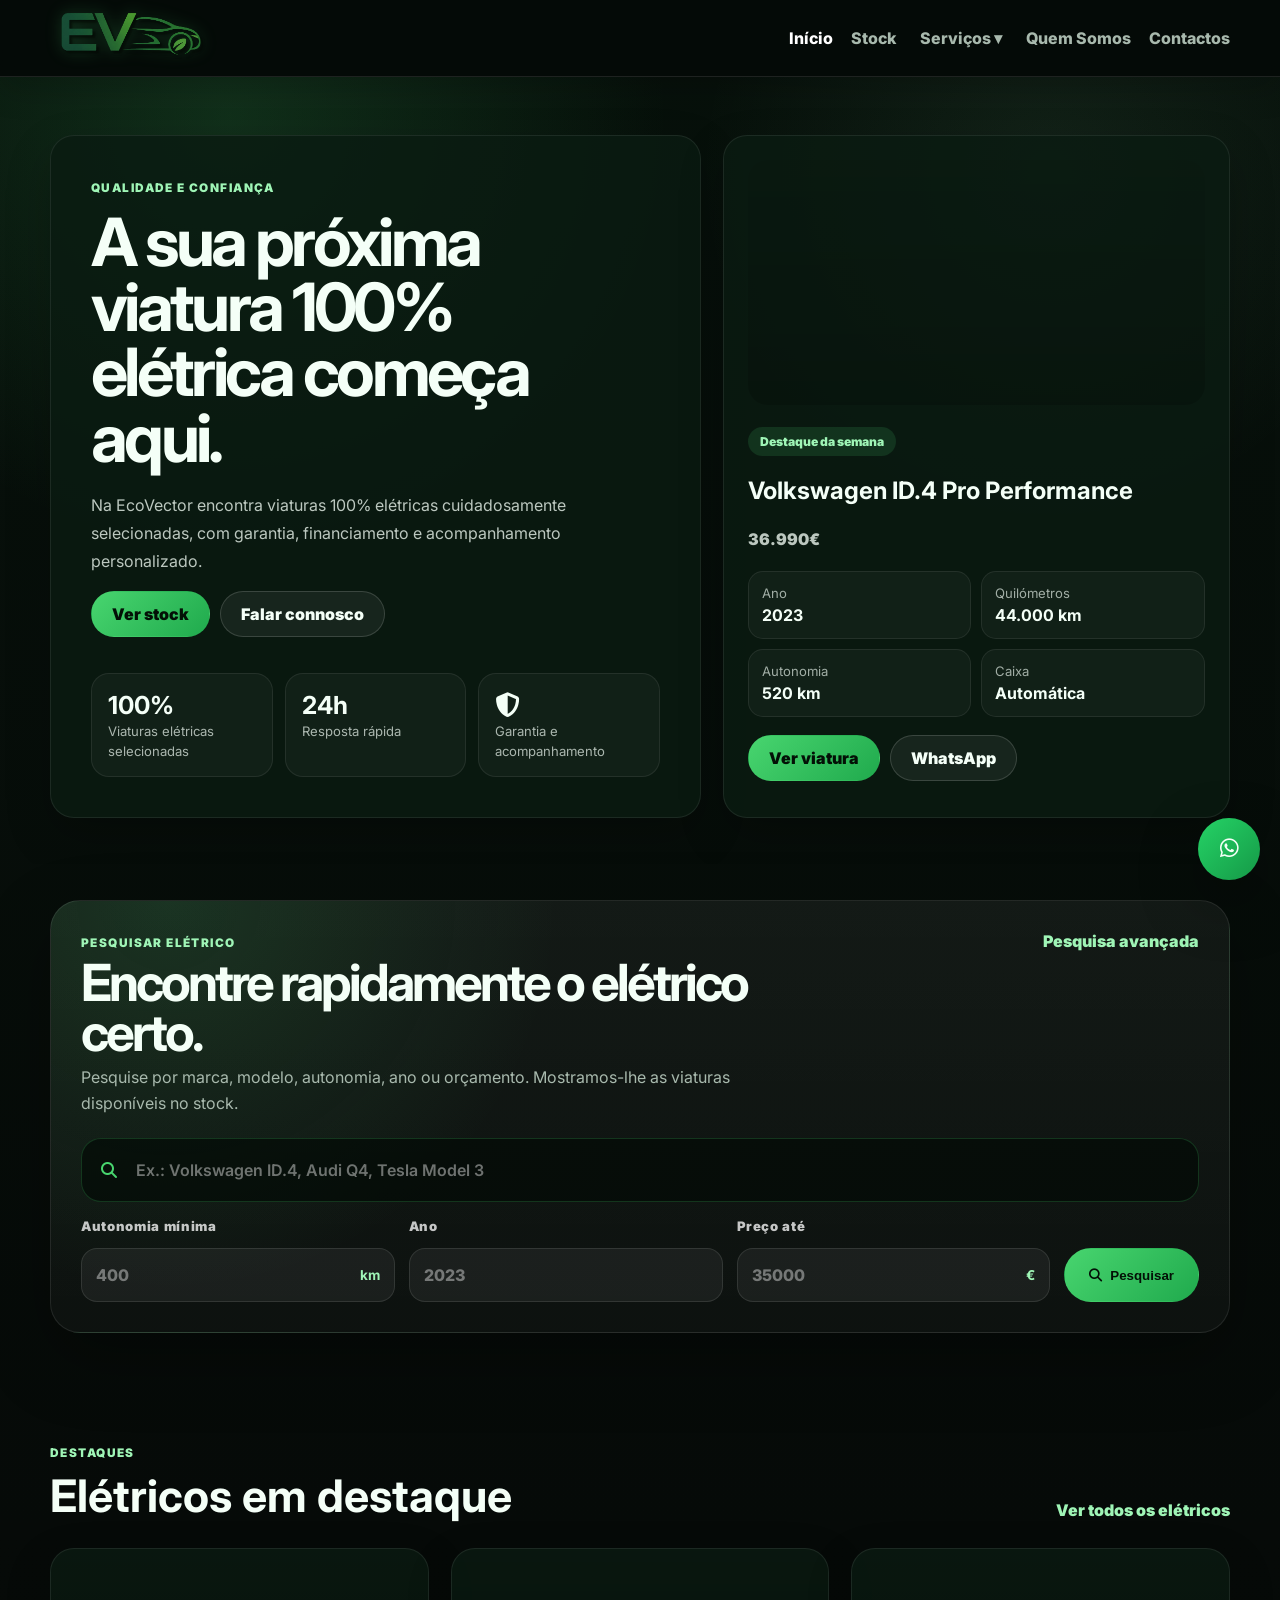
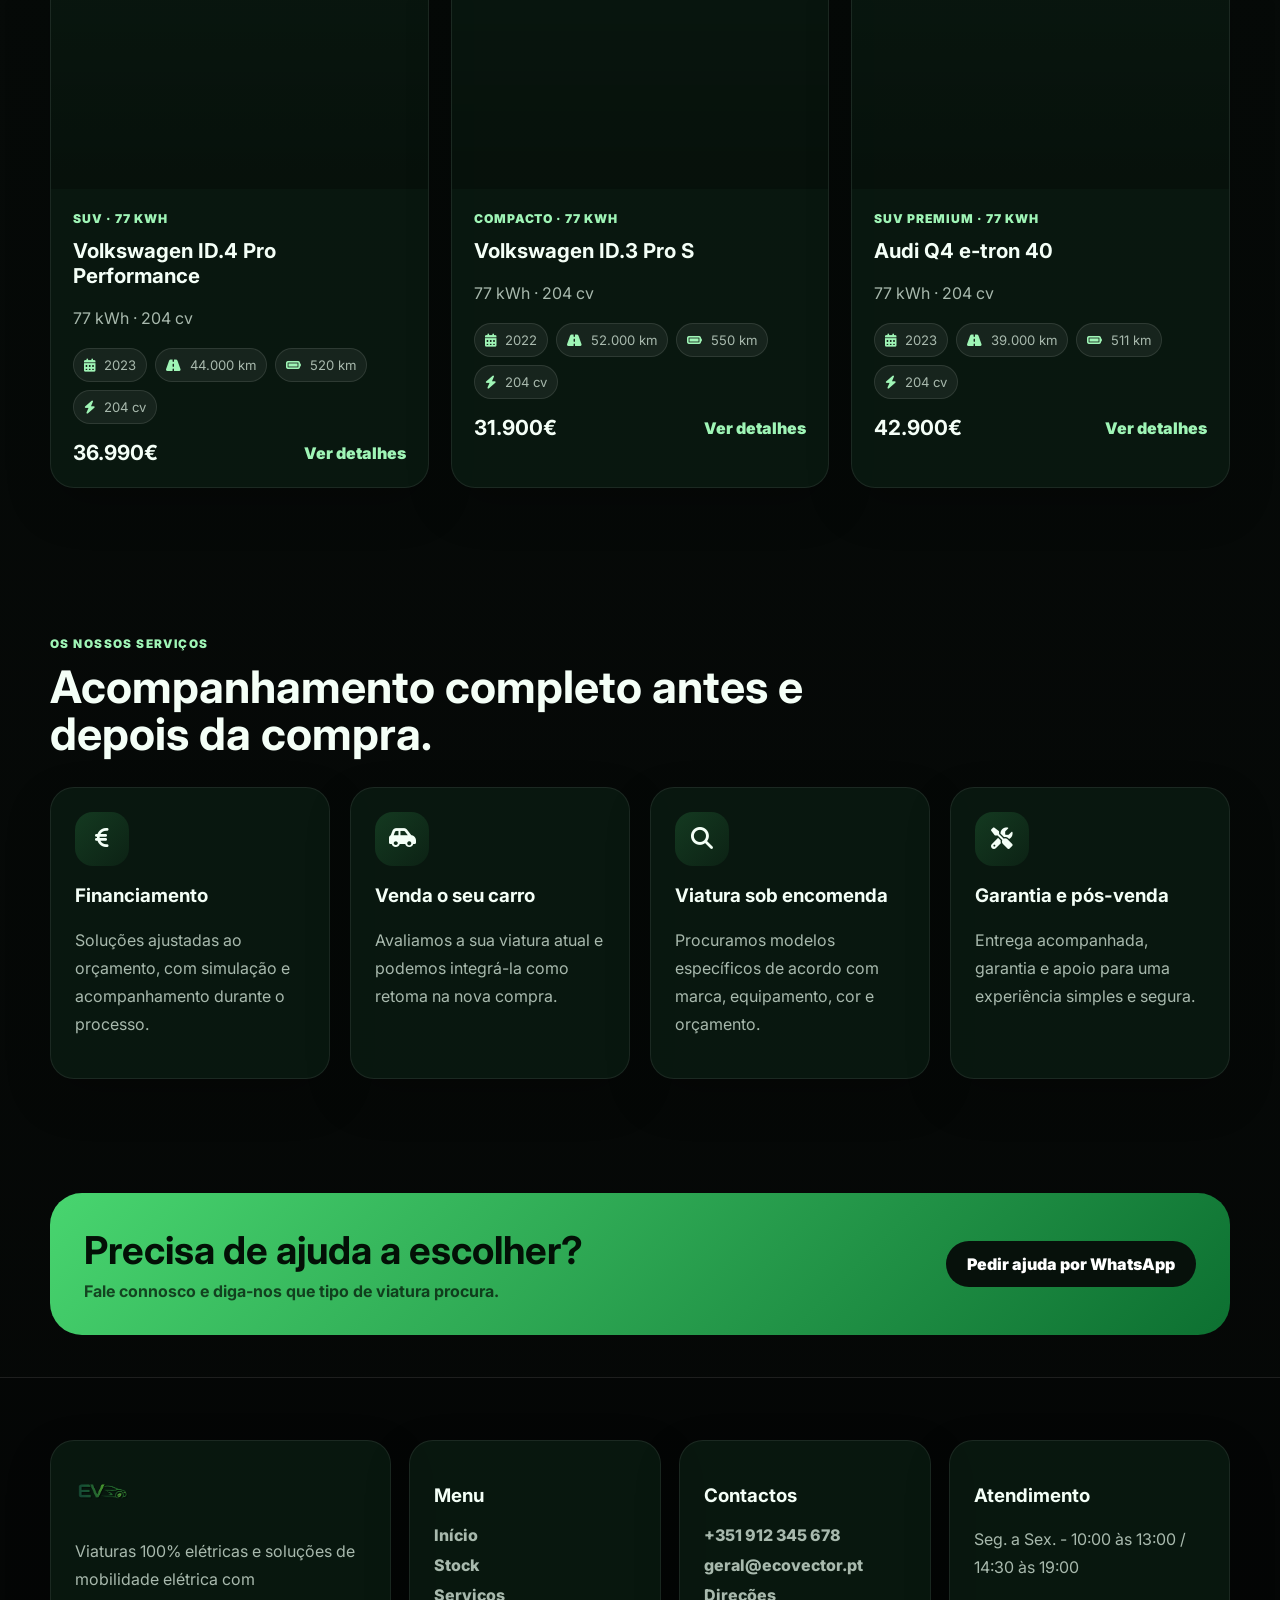
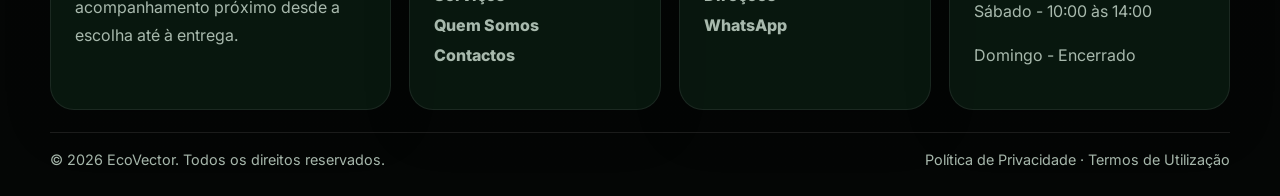
<file: index.html>
<!DOCTYPE html>
<html lang="pt-PT">
<head>
  <meta charset="UTF-8">
  <meta name="viewport" content="width=device-width, initial-scale=1.0">
  <title>EcoVector | Stand de viaturas 100% elétricas em Portugal</title>
  <meta
    name="description"
    content="Stand automóvel especializado em viaturas 100% elétricas, financiamento, retoma e viatura sob encomenda."
  >
  <meta name="theme-color" content="#07110b">
  <meta property="og:title" content="EcoVector | Stand de viaturas 100% elétricas em Portugal">
  <meta
    property="og:description"
    content="Stand automóvel especializado em viaturas 100% elétricas, financiamento, retoma e viatura sob encomenda."
  >
  <meta property="og:type" content="website">
  <link rel="icon" type="image/svg+xml" href="assets/img/favicon.svg">
  <link rel="preconnect" href="https://fonts.googleapis.com">
  <link rel="preconnect" href="https://fonts.gstatic.com" crossorigin>
  <link
    href="https://fonts.googleapis.com/css2?family=Inter:wght@400;500;600;700;800;900&display=swap"
    rel="stylesheet"
  >
  <link rel="stylesheet" href="https://cdnjs.cloudflare.com/ajax/libs/font-awesome/6.5.0/css/all.min.css">
  <link rel="stylesheet" href="assets/css/style.css">
</head>
<body>
  <header class="site-header">
    <div class="container header-inner">
      <a class="brand" href="./" aria-label="EcoVector">
        <img class="brand-logo" src="assets/img/logo.png" alt="EcoVector">
      </a>
      <button class="menu-toggle" aria-label="Abrir menu" aria-expanded="false">☰</button>
      <nav class="site-nav">
        <a href="./" class="active">Início</a>
        <a href="pages/stock">Stock</a>
        <div class="nav-services">
          <button class="services-toggle" type="button">Serviços ▾</button>
          <div class="services-menu">
            <a href="pages/servicos#financiamento">Financiamento</a>
            <a href="pages/servicos#encomenda">Viatura sob encomenda</a>
            <a href="pages/servicos#retoma">Venda o seu carro</a>
            <a href="pages/servicos#garantia">Garantia e pós-venda</a>
          </div>
        </div>
        <a href="pages/sobre-nos">Quem Somos</a>
        <a href="pages/contactos">Contactos</a>
      </nav>
    </div>
  </header>

  <a class="floating-whatsapp" href="#" data-whatsapp-link aria-label="WhatsApp"><i class="fa-brands fa-whatsapp"></i></a>

  <main>
    <section class="hero">
      <div class="container hero-grid">
        <div class="hero-panel">
          <div>
            <span class="eyebrow">Qualidade e confiança</span>
            <h1>A sua próxima viatura 100% elétrica começa aqui.</h1>
            <p>
              Na EcoVector encontra viaturas 100% elétricas cuidadosamente selecionadas, com garantia, financiamento e acompanhamento personalizado.
            </p>
            <div class="hero-actions">
              <a class="btn btn-primary" href="pages/stock">Ver stock</a>
              <a class="btn btn-secondary" href="pages/contactos">Falar connosco</a>
            </div>
          </div>
          <div class="hero-stats">
            <div class="stat">
              <strong>100%</strong>
              <span>Viaturas elétricas selecionadas</span>
            </div>
            <div class="stat">
              <strong>24h</strong>
              <span>Resposta rápida</span>
            </div>
            <div class="stat">
              <strong><i class="fa-solid fa-shield-halved"></i></strong>
              <span>Garantia e acompanhamento</span>
            </div>
          </div>
        </div>
        <aside class="hero-card" data-hero-car>
          <div class="hero-loading">A carregar destaque...</div>
        </aside>
      </div>
    </section>

    <section class="section-sm">
      <div class="container">
        <div class="home-search-panel">
          <div class="home-search-head">
            <div>
              <span class="eyebrow">Pesquisar elétrico</span>
              <h2>Encontre rapidamente o elétrico certo.</h2>
              <p>Pesquise por marca, modelo, autonomia, ano ou orçamento. Mostramos-lhe as viaturas disponíveis no stock.</p>
            </div>

            <a class="text-link" href="pages/stock">Pesquisa avançada</a>
          </div>

          <form class="home-search-form" data-home-search-form action="pages/stock">
            <div class="home-search-main">
              <i class="fa-solid fa-magnifying-glass"></i>
              <input name="search" placeholder="Ex.: Volkswagen ID.4, Audi Q4, Tesla Model 3">
            </div>

            <div class="home-search-grid">
              <label>
                <span>Autonomia mínima</span>
                <div class="stock-input-addon">
                  <input name="range" type="number" placeholder="400">
                  <strong>km</strong>
                </div>
              </label>

              <label>
                <span>Ano</span>
                <input name="year" inputmode="numeric" placeholder="2023">
              </label>

              <label>
                <span>Preço até</span>
                <div class="stock-input-addon">
                  <input name="price" type="number" placeholder="35000">
                  <strong>€</strong>
                </div>
              </label>

              <button class="btn btn-primary" type="submit">
                <i class="fa-solid fa-magnifying-glass"></i>
                Pesquisar
              </button>
            </div>
          </form>
        </div>
      </div>
    </section>

    <section class="section">
      <div class="container">
        <div class="between section-heading" style="max-width:none">
          <div>
            <span class="eyebrow">Destaques</span>
            <h2>Elétricos em destaque</h2>
          </div>
          <a class="text-link" href="pages/stock">Ver todos os elétricos</a>
        </div>
        <div class="vehicle-grid" data-home-cars></div>
      </div>
    </section>

    <section class="section">
      <div class="container">
        <div class="section-heading">
          <span class="eyebrow">Os nossos serviços</span>
          <h2>Acompanhamento completo antes e depois da compra.</h2>
        </div>
        <div class="service-grid">
          <article class="service-card">
            <div class="service-icon"><i class="fa-solid fa-euro-sign"></i></div>
            <h3>Financiamento</h3>
            <p>Soluções ajustadas ao orçamento, com simulação e acompanhamento durante o processo.</p>
          </article>
          <article class="service-card">
            <div class="service-icon"><i class="fa-solid fa-car-side"></i></div>
            <h3>Venda o seu carro</h3>
            <p>Avaliamos a sua viatura atual e podemos integrá-la como retoma na nova compra.</p>
          </article>
          <article class="service-card">
            <div class="service-icon"><i class="fa-solid fa-magnifying-glass"></i></div>
            <h3>Viatura sob encomenda</h3>
            <p>Procuramos modelos específicos de acordo com marca, equipamento, cor e orçamento.</p>
          </article>
          <article class="service-card">
            <div class="service-icon"><i class="fa-solid fa-screwdriver-wrench"></i></div>
            <h3>Garantia e pós-venda</h3>
            <p>Entrega acompanhada, garantia e apoio para uma experiência simples e segura.</p>
          </article>
        </div>
      </div>
    </section>

    <section class="cta">
      <div class="container cta-inner">
        <div>
          <h2>Precisa de ajuda a escolher?</h2>
          <p>Fale connosco e diga-nos que tipo de viatura procura.</p>
        </div>
        <a class="btn btn-dark" href="#" data-whatsapp-link>Pedir ajuda por WhatsApp</a>
      </div>
    </section>
  </main>

  <footer class="footer">
    <div class="container">
      <div class="footer-grid">
        <div class="footer-card">
          <img src="assets/img/logo.png" alt="EcoVector" style="height:56px;margin-bottom:16px">
          <p>Viaturas 100% elétricas e soluções de mobilidade elétrica com acompanhamento próximo desde a escolha até à entrega.</p>
        </div>
        <div class="footer-card">
          <h3>Menu</h3>
          <nav>
            <a href="./">Início</a>
            <a href="pages/stock">Stock</a>
            <a href="pages/servicos">Serviços</a>
            <a href="pages/sobre-nos">Quem Somos</a>
            <a href="pages/contactos">Contactos</a>
          </nav>
        </div>
        <div class="footer-card">
          <h3>Contactos</h3>
          <nav>
            <a href="#" data-phone-link data-site-phone></a>
            <a href="#" data-email-link data-site-email></a>
            <a href="#" data-directions-link>Direções</a>
            <a href="#" data-whatsapp-link>WhatsApp</a>
          </nav>
        </div>
        <div class="footer-card">
          <h3>Atendimento</h3>
          <p data-site-hours-week></p>
          <p data-site-hours-sat></p>
          <p data-site-hours-sun></p>
        </div>
      </div>
      <div class="footer-bottom">
        <span>© 2026 EcoVector. Todos os direitos reservados.</span>
        <span>
          <a href="pages/politica-privacidade">Política de Privacidade</a> · <a href="pages/termos">Termos de Utilização</a>
        </span>
      </div>
    </div>
  </footer>

  <script src="assets/js/site-config.js"></script>
  <script src="data/cars.js"></script>
  <script src="assets/js/main.js"></script>
</body>
</html>
</file>
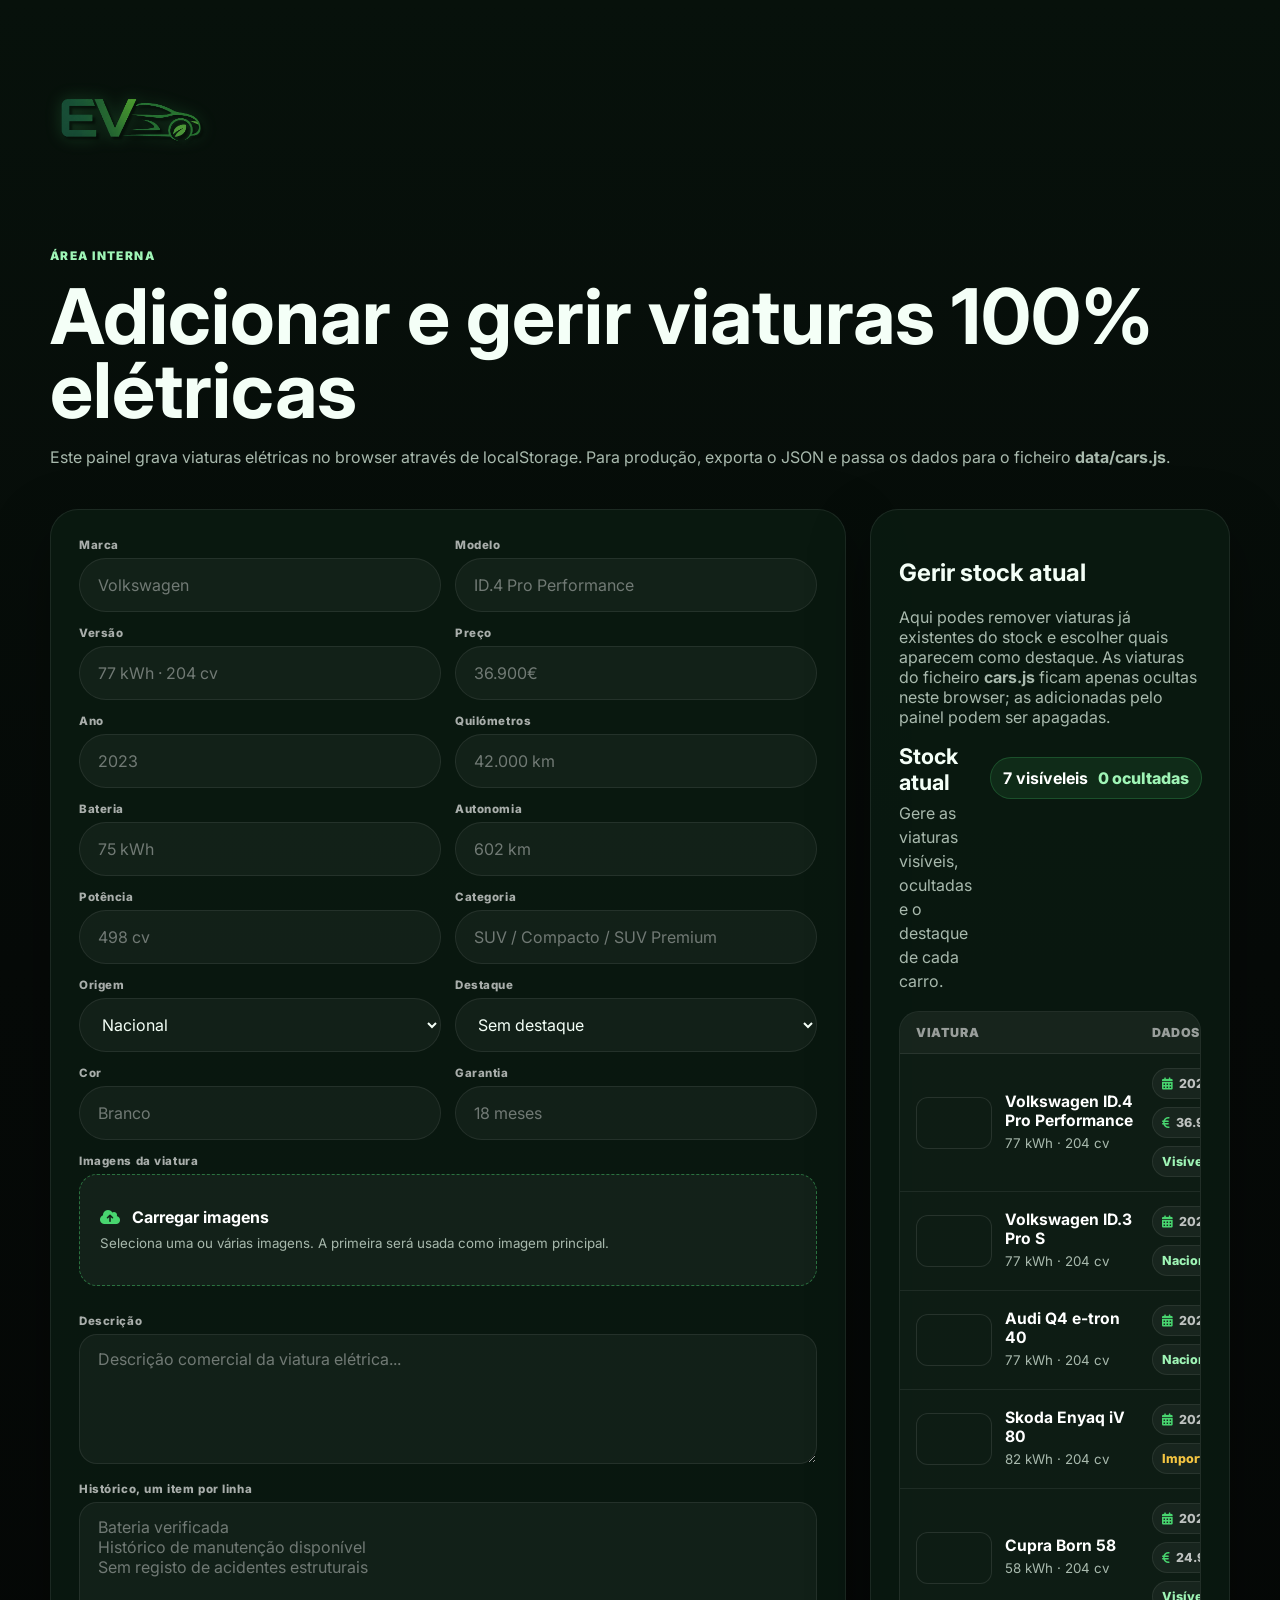
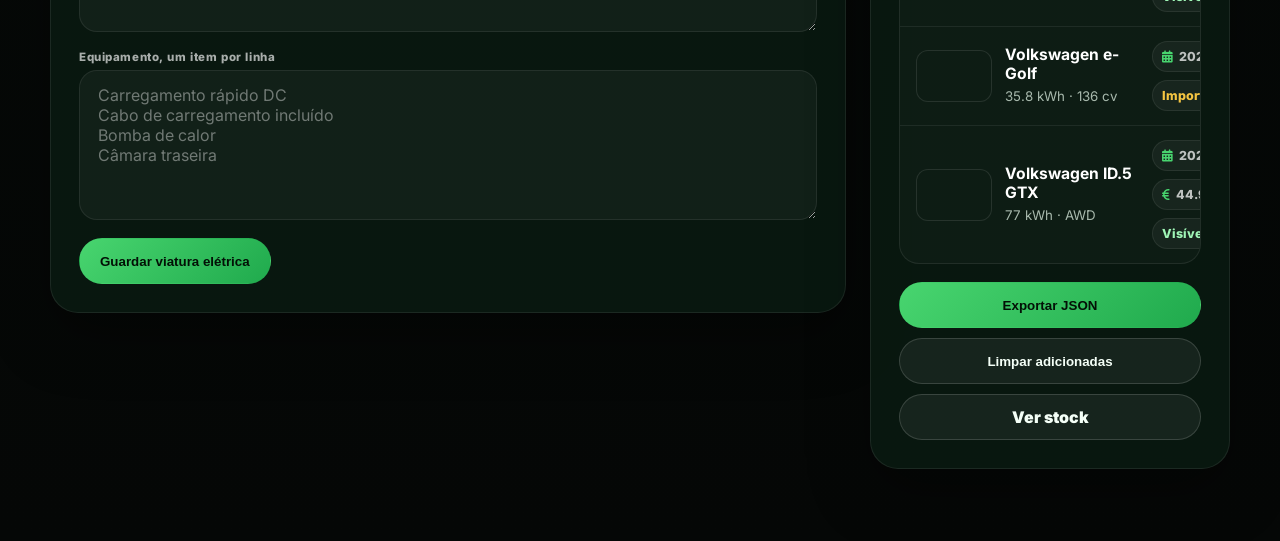
<file: admin/painel.html>
<!DOCTYPE html>
<html lang="pt-PT">
<head>
    <meta charset="UTF-8">
    <meta name="viewport" content="width=device-width, initial-scale=1.0">
    <title>Painel Interno | EcoVector</title>
    <meta name="robots" content="noindex, nofollow">
    <meta name="theme-color" content="#07110b">
    <link rel="icon" type="image/svg+xml" href="../assets/img/favicon.svg">
    <link rel="preconnect" href="https://fonts.googleapis.com">
    <link rel="preconnect" href="https://fonts.gstatic.com" crossorigin>
    <link href="https://fonts.googleapis.com/css2?family=Inter:wght@400;500;600;700;800;900&display=swap" rel="stylesheet">
    <link rel="stylesheet" href="https://cdnjs.cloudflare.com/ajax/libs/font-awesome/6.5.0/css/all.min.css">
    <link rel="stylesheet" href="../assets/css/style.css">
</head>
<body>
    <main class="admin-shell">
        <div class="container">
            <a class="brand" href="../" aria-label="EcoVector"><img class="brand-logo" src="../assets/img/logo.png" alt="EcoVector"></a>
            <section class="page-hero" style="padding-top: 38px;">
                <span class="eyebrow">Área interna</span>
                <h1>Adicionar e gerir viaturas 100% elétricas</h1>
                <p>Este painel grava viaturas elétricas no browser através de localStorage. Para produção, exporta o JSON e passa os dados para o ficheiro <strong>data/cars.js</strong>.</p>
            </section>
            <div class="admin-grid">
                <div class="admin-card">
                    <form class="admin-form" data-admin-car-form>
                        <label><span>Marca</span><input name="brand" required placeholder="Volkswagen"></label>
                        <label><span>Modelo</span><input name="model" required placeholder="ID.4 Pro Performance"></label>
                        <label><span>Versão</span><input name="version" placeholder="77 kWh · 204 cv"></label>
                        <label><span>Preço</span><input name="price" placeholder="36.900€"></label>
                        <label><span>Ano</span><input name="year" placeholder="2023"></label>
                        <label><span>Quilómetros</span><input name="km" placeholder="42.000 km"></label>
                        <label><span>Bateria</span><input name="battery" placeholder="75 kWh"></label>
                        <label><span>Autonomia</span><input name="range" placeholder="602 km"></label>
                        <label><span>Potência</span><input name="power" placeholder="498 cv"></label>
                        <label><span>Categoria</span><input name="category" placeholder="SUV / Compacto / SUV Premium"></label>
                        <label><span>Origem</span><select name="origin"><option value="Nacional">Nacional</option><option value="Importado">Importado</option></select></label>
                        <label><span>Destaque</span><select name="highlight"><option value="">Sem destaque</option><option value="week">Destaque da semana</option><option value="featured">Em destaque</option></select></label>
                        <label><span>Cor</span><input name="color" placeholder="Branco"></label>
                        <label><span>Garantia</span><input name="warranty" placeholder="18 meses"></label>
                        <label class="full">
                            <span>Imagens da viatura</span>
                            <div class="upload-box">
                                <input id="carImagesUpload" name="imagesUpload" type="file" accept="image/png,image/jpeg,image/webp" multiple required>
                                <div>
                                    <strong><i class="fa-solid fa-cloud-arrow-up"></i> Carregar imagens</strong>
                                    <small>Seleciona uma ou várias imagens. A primeira será usada como imagem principal.</small>
                                </div>
                            </div>
                        </label>
                        <div class="full upload-preview" data-upload-preview></div>
                        <label class="full"><span>Descrição</span><textarea name="description" rows="5" placeholder="Descrição comercial da viatura elétrica..."></textarea></label>
                        <label class="full"><span>Histórico, um item por linha</span><textarea name="history" rows="5" placeholder="Bateria verificada&#10;Histórico de manutenção disponível&#10;Sem registo de acidentes estruturais"></textarea></label>
                        <label class="full"><span>Equipamento, um item por linha</span><textarea name="features" rows="6" placeholder="Carregamento rápido DC&#10;Cabo de carregamento incluído&#10;Bomba de calor&#10;Câmara traseira"></textarea></label>
                        <div class="full"><button class="btn btn-primary" type="submit">Guardar viatura elétrica</button></div>
                    </form>
                </div>
                <aside class="admin-card"><h2>Gerir stock atual</h2><p class="muted-text">Aqui podes remover viaturas já existentes do stock e escolher quais aparecem como destaque. As viaturas do ficheiro <strong>cars.js</strong> ficam apenas ocultas neste browser; as adicionadas pelo painel podem ser apagadas.</p><div data-admin-list></div><div class="admin-actions"><button class="btn btn-primary" type="button" data-export-cars>Exportar JSON</button><button class="btn btn-secondary" type="button" data-clear-cars>Limpar adicionadas</button><a class="btn btn-secondary" href="../pages/stock">Ver stock</a></div></aside>
            </div>
        </div>
    </main>
    <script src="../assets/js/site-config.js"></script><script src="../data/cars.js"></script><script src="../assets/js/main.js"></script>
</body>
</html>
</file>
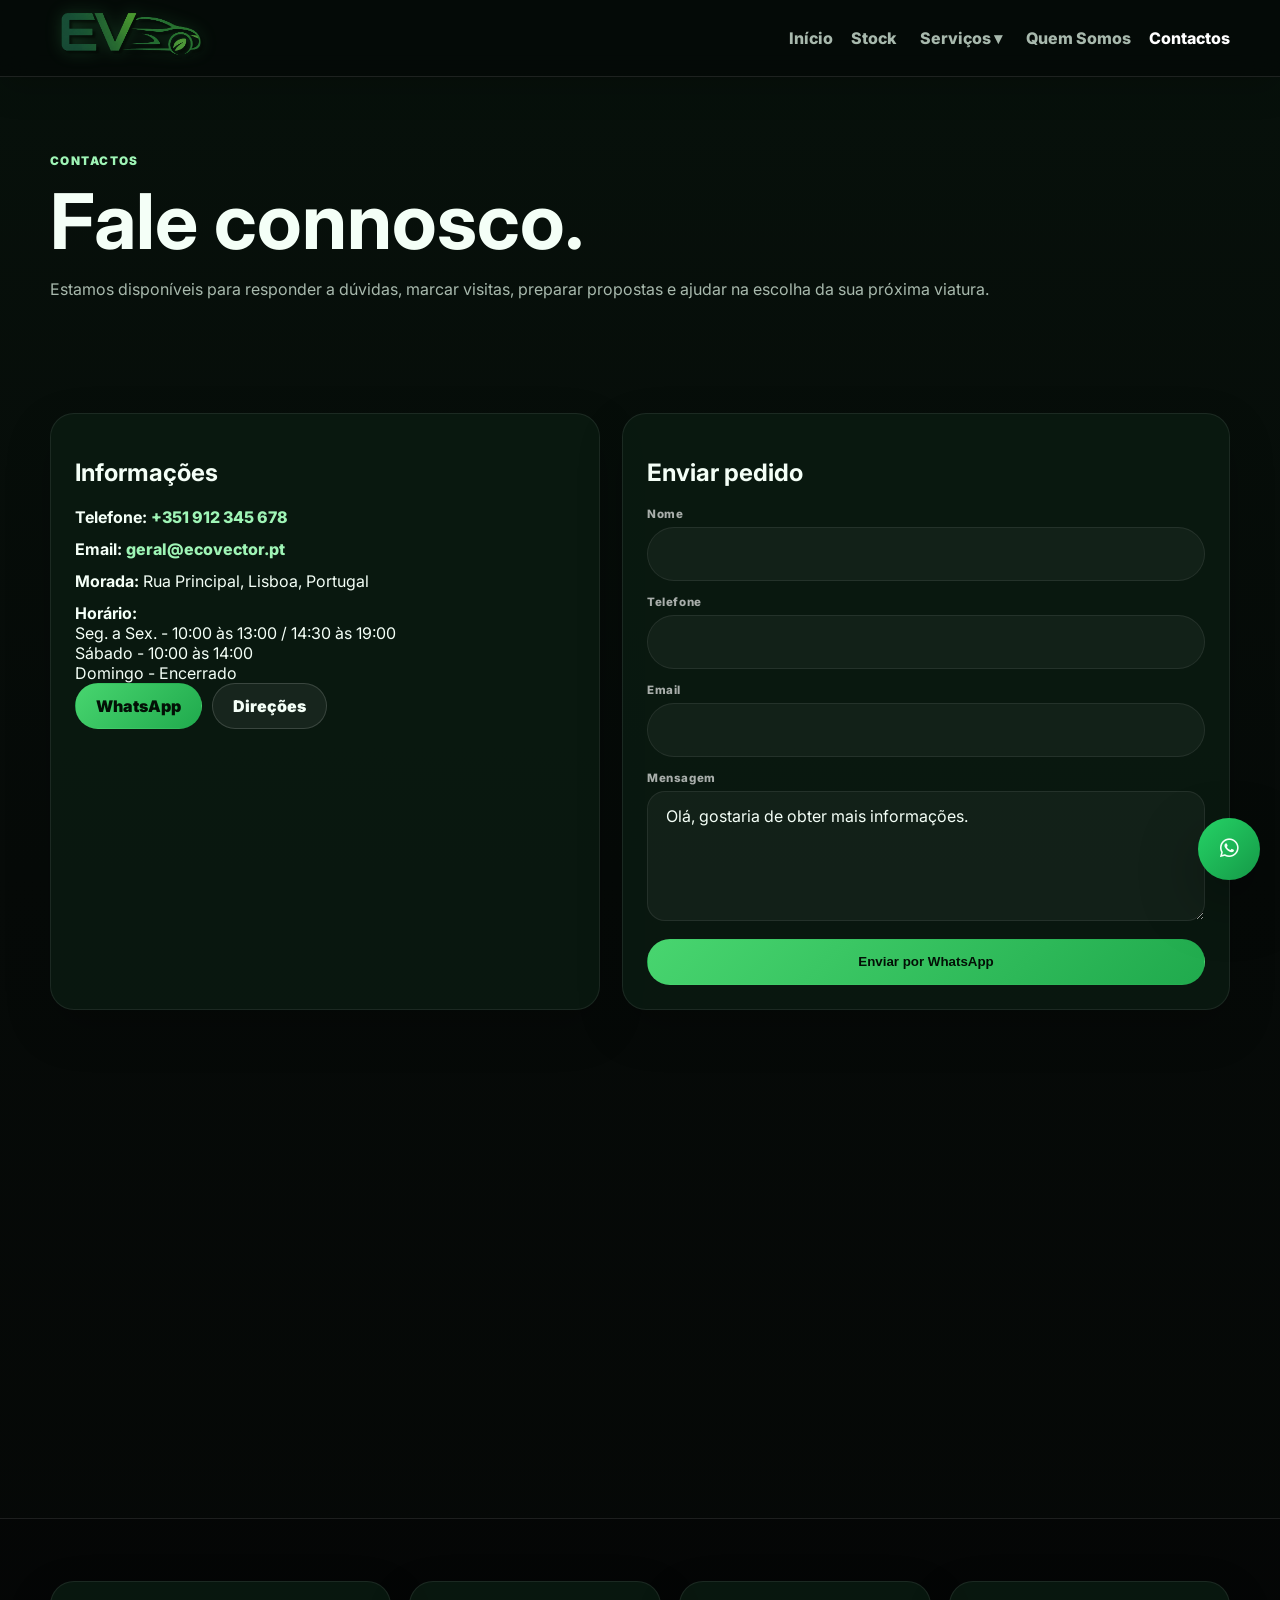
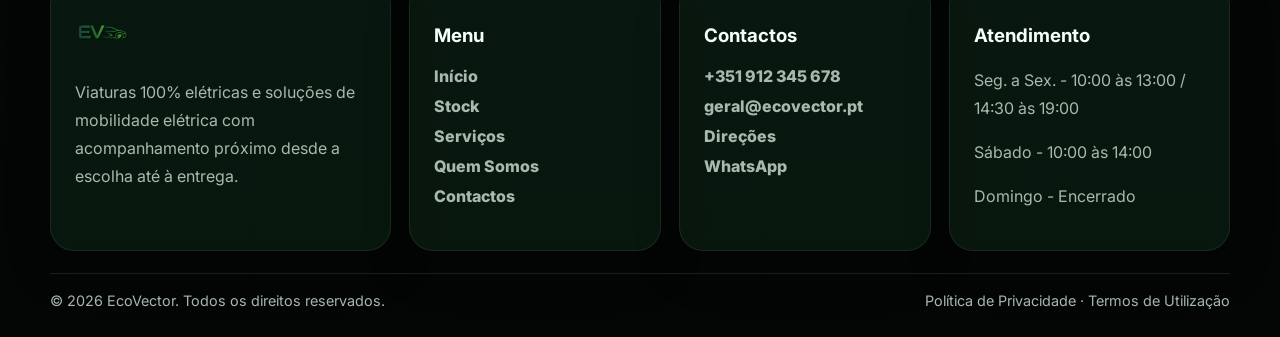
<file: pages/contactos.html>
<!DOCTYPE html>
<html lang="pt-PT">
<head>
    <meta charset="UTF-8">
    <meta name="viewport" content="width=device-width, initial-scale=1.0">

    <title>Contactos | EcoVector</title>

    <meta name="description" content="Contacte a EcoVector por telefone, email, WhatsApp ou visite-nos.">
    <meta name="theme-color" content="#07110b">

    <meta property="og:title" content="Contactos | EcoVector">
    <meta property="og:description" content="Contacte a EcoVector por telefone, email, WhatsApp ou visite-nos.">
    <meta property="og:type" content="website">

    <link rel="icon" type="image/svg+xml" href="../assets/img/favicon.svg">

    <link rel="preconnect" href="https://fonts.googleapis.com">
    <link rel="preconnect" href="https://fonts.gstatic.com" crossorigin>
    <link href="https://fonts.googleapis.com/css2?family=Inter:wght@400;500;600;700;800;900&display=swap" rel="stylesheet">

    <link rel="stylesheet" href="https://cdnjs.cloudflare.com/ajax/libs/font-awesome/6.5.0/css/all.min.css">
    <link rel="stylesheet" href="../assets/css/style.css">
</head>

<body>

    <header class="site-header">
        <div class="container header-inner">

            <a class="brand" href="../" aria-label="EcoVector">
                <img class="brand-logo" src="../assets/img/logo.png" alt="EcoVector">
            </a>

            <button class="menu-toggle" aria-label="Abrir menu" aria-expanded="false">
                ☰
            </button>

            <nav class="site-nav">
                <a href="../">Início</a>
                <a href="../pages/stock">Stock</a>

                <div class="nav-services">
                    <button class="services-toggle" type="button">
                        Serviços ▾
                    </button>

                    <div class="services-menu">
                        <a href="../pages/servicos#financiamento">Financiamento</a>
                        <a href="../pages/servicos#encomenda">Viatura sob encomenda</a>
                        <a href="../pages/servicos#retoma">Venda o seu carro</a>
                        <a href="../pages/servicos#garantia">Garantia e pós-venda</a>
                    </div>
                </div>

                <a href="../pages/sobre-nos">Quem Somos</a>
                <a href="../pages/contactos" class="active">Contactos</a>
            </nav>

        </div>
    </header>

    <a class="floating-whatsapp" href="#" data-whatsapp-link aria-label="WhatsApp"><i class="fa-brands fa-whatsapp"></i></a>

    <main>

        <section class="page-hero">
            <div class="container">

                <span class="eyebrow">Contactos</span>

                <h1>Fale connosco.</h1>

                <p>
                    Estamos disponíveis para responder a dúvidas, marcar visitas,
                    preparar propostas e ajudar na escolha da sua próxima viatura.
                </p>

            </div>
        </section>

        <section class="section">
            <div class="container contact-grid">

                <aside class="contact-card">
                    <h2>Informações</h2>

                    <ul class="contact-list">
                        <li>
                            <strong>Telefone:</strong>
                            <a href="#" data-phone-link data-site-phone></a>
                        </li>

                        <li>
                            <strong>Email:</strong>
                            <a href="#" data-email-link data-site-email></a>
                        </li>

                        <li>
                            <strong>Morada:</strong>
                            <span data-site-address></span>
                        </li>

                        <li>
                            <strong>Horário:</strong><br>
                            <span data-site-hours-week></span><br>
                            <span data-site-hours-sat></span><br>
                            <span data-site-hours-sun></span>
                        </li>
                    </ul>

                    <div class="contact-actions">
                        <a class="btn btn-primary" href="#" data-whatsapp-link>
                            WhatsApp
                        </a>

                        <a class="btn btn-secondary" href="#" data-directions-link>
                            Direções
                        </a>
                    </div>
                </aside>

                <article class="contact-card">
                    <h2>Enviar pedido</h2>

                    <form class="contact-form" data-contact-form>

                        <label>
                            <span>Nome</span>
                            <input name="nome" required>
                        </label>

                        <label>
                            <span>Telefone</span>
                            <input name="telefone" required>
                        </label>

                        <label>
                            <span>Email</span>
                            <input name="email" type="email">
                        </label>

                        <label>
                            <span>Mensagem</span>
                            <textarea name="mensagem" rows="5" required>
Olá, gostaria de obter mais informações.
                            </textarea>
                        </label>

                        <button class="btn btn-primary" type="submit">
                            Enviar por WhatsApp
                        </button>

                    </form>
                </article>

            </div>
        </section>

        <section class="section-sm">
            <div class="container">
                <iframe
                    class="map-frame"
                    data-map-frame
                    loading="lazy"
                    referrerpolicy="no-referrer-when-downgrade">
                </iframe>
            </div>
        </section>

    </main>

    <footer class="footer">
        <div class="container">

            <div class="footer-grid">

                <div class="footer-card">
                    <img src="../assets/img/logo.png" alt="EcoVector" style="height: 56px; margin-bottom: 16px;">

                    <p>
                        Viaturas 100% elétricas e soluções de mobilidade elétrica
                        com acompanhamento próximo desde a escolha até à entrega.
                    </p>
                </div>

                <div class="footer-card">
                    <h3>Menu</h3>

                    <nav>
                        <a href="../">Início</a>
                        <a href="../pages/stock">Stock</a>
                        <a href="../pages/servicos">Serviços</a>
                        <a href="../pages/sobre-nos">Quem Somos</a>
                        <a href="../pages/contactos">Contactos</a>
                    </nav>
                </div>

                <div class="footer-card">
                    <h3>Contactos</h3>

                    <nav>
                        <a href="#" data-phone-link data-site-phone></a>
                        <a href="#" data-email-link data-site-email></a>
                        <a href="#" data-directions-link>Direções</a>
                        <a href="#" data-whatsapp-link>WhatsApp</a>
                    </nav>
                </div>

                <div class="footer-card">
                    <h3>Atendimento</h3>

                    <p data-site-hours-week></p>
                    <p data-site-hours-sat></p>
                    <p data-site-hours-sun></p>
                </div>

            </div>

            <div class="footer-bottom">
                <span>© 2026 EcoVector. Todos os direitos reservados.</span>

                <span>
                    <a href="../pages/politica-privacidade">Política de Privacidade</a>
                    ·
                    <a href="../pages/termos">Termos de Utilização</a>
                </span>
            </div>

        </div>
    </footer>

    <script src="../assets/js/site-config.js"></script>
    <script src="../data/cars.js"></script>
    <script src="../assets/js/main.js"></script>

</body>
</html>
</file>
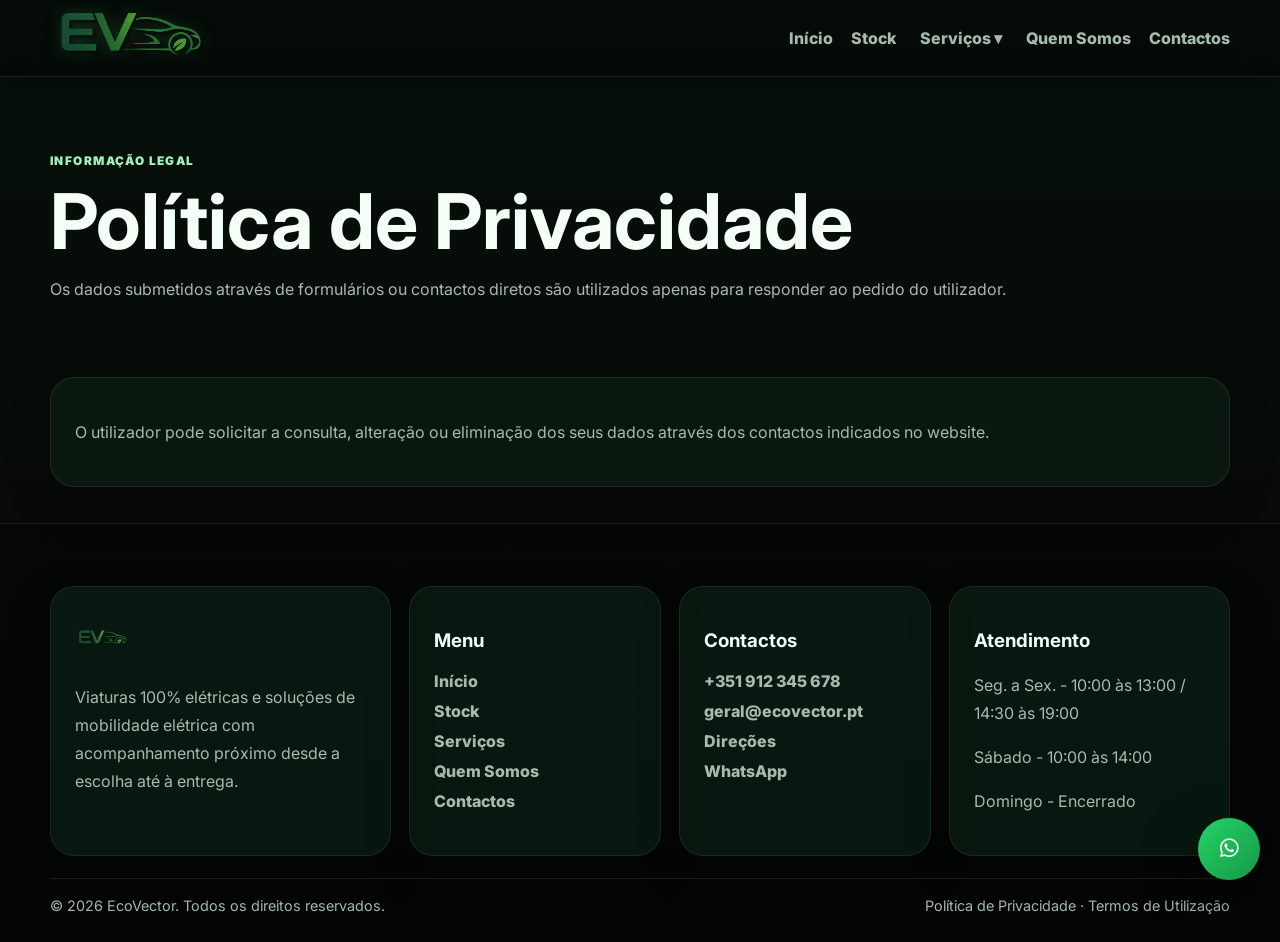
<file: pages/politica-privacidade.html>
<!DOCTYPE html>
<html lang="pt-PT">
<head>
    <meta charset="UTF-8">
    <meta name="viewport" content="width=device-width, initial-scale=1.0">

    <title>Política de Privacidade | EcoVector</title>

    <meta name="description" content="Política de privacidade da EcoVector.">
    <meta name="theme-color" content="#07110b">

    <meta property="og:title" content="Política de Privacidade | EcoVector">
    <meta property="og:description" content="Política de privacidade da EcoVector.">
    <meta property="og:type" content="website">

    <link rel="icon" type="image/svg+xml" href="../assets/img/favicon.svg">

    <link rel="preconnect" href="https://fonts.googleapis.com">
    <link rel="preconnect" href="https://fonts.gstatic.com" crossorigin>
    <link href="https://fonts.googleapis.com/css2?family=Inter:wght@400;500;600;700;800;900&display=swap" rel="stylesheet">

    <link rel="stylesheet" href="https://cdnjs.cloudflare.com/ajax/libs/font-awesome/6.5.0/css/all.min.css">
    <link rel="stylesheet" href="../assets/css/style.css">
</head>

<body>

    <header class="site-header">
        <div class="container header-inner">

            <a class="brand" href="../" aria-label="EcoVector">
                <img class="brand-logo" src="../assets/img/logo.png" alt="EcoVector">
            </a>

            <button class="menu-toggle" aria-label="Abrir menu" aria-expanded="false">
                ☰
            </button>

            <nav class="site-nav">
                <a href="../">Início</a>
                <a href="../pages/stock">Stock</a>

                <div class="nav-services">
                    <button class="services-toggle" type="button">
                        Serviços ▾
                    </button>

                    <div class="services-menu">
                        <a href="../pages/servicos#financiamento">Financiamento</a>
                        <a href="../pages/servicos#encomenda">Viatura sob encomenda</a>
                        <a href="../pages/servicos#retoma">Venda o seu carro</a>
                        <a href="../pages/servicos#garantia">Garantia e pós-venda</a>
                    </div>
                </div>

                <a href="../pages/sobre-nos">Quem Somos</a>
                <a href="../pages/contactos">Contactos</a>
            </nav>

        </div>
    </header>

    <a class="floating-whatsapp" href="#" data-whatsapp-link aria-label="WhatsApp"><i class="fa-brands fa-whatsapp"></i></a>

    <main>

        <section class="page-hero">
            <div class="container">

                <span class="eyebrow">Informação legal</span>

                <h1>Política de Privacidade</h1>

                <p>
                    Os dados submetidos através de formulários ou contactos diretos
                    são utilizados apenas para responder ao pedido do utilizador.
                </p>

            </div>
        </section>

        <section class="section-sm">
            <div class="container legal-card">

                <p>
                    O utilizador pode solicitar a consulta, alteração ou eliminação
                    dos seus dados através dos contactos indicados no website.
                </p>

            </div>
        </section>

    </main>

    <footer class="footer">
        <div class="container">

            <div class="footer-grid">

                <div class="footer-card">
                    <img src="../assets/img/logo.png" alt="EcoVector" style="height: 56px; margin-bottom: 16px;">

                    <p>
                        Viaturas 100% elétricas e soluções de mobilidade elétrica
                        com acompanhamento próximo desde a escolha até à entrega.
                    </p>
                </div>

                <div class="footer-card">
                    <h3>Menu</h3>

                    <nav>
                        <a href="../">Início</a>
                        <a href="../pages/stock">Stock</a>
                        <a href="../pages/servicos">Serviços</a>
                        <a href="../pages/sobre-nos">Quem Somos</a>
                        <a href="../pages/contactos">Contactos</a>
                    </nav>
                </div>

                <div class="footer-card">
                    <h3>Contactos</h3>

                    <nav>
                        <a href="#" data-phone-link data-site-phone></a>
                        <a href="#" data-email-link data-site-email></a>
                        <a href="#" data-directions-link>Direções</a>
                        <a href="#" data-whatsapp-link>WhatsApp</a>
                    </nav>
                </div>

                <div class="footer-card">
                    <h3>Atendimento</h3>

                    <p data-site-hours-week></p>
                    <p data-site-hours-sat></p>
                    <p data-site-hours-sun></p>
                </div>

            </div>

            <div class="footer-bottom">
                <span>© 2026 EcoVector. Todos os direitos reservados.</span>

                <span>
                    <a href="../pages/politica-privacidade">Política de Privacidade</a>
                    ·
                    <a href="../pages/termos">Termos de Utilização</a>
                </span>
            </div>

        </div>
    </footer>

    <script src="../assets/js/site-config.js"></script>
    <script src="../data/cars.js"></script>
    <script src="../assets/js/main.js"></script>

</body>
</html>
</file>
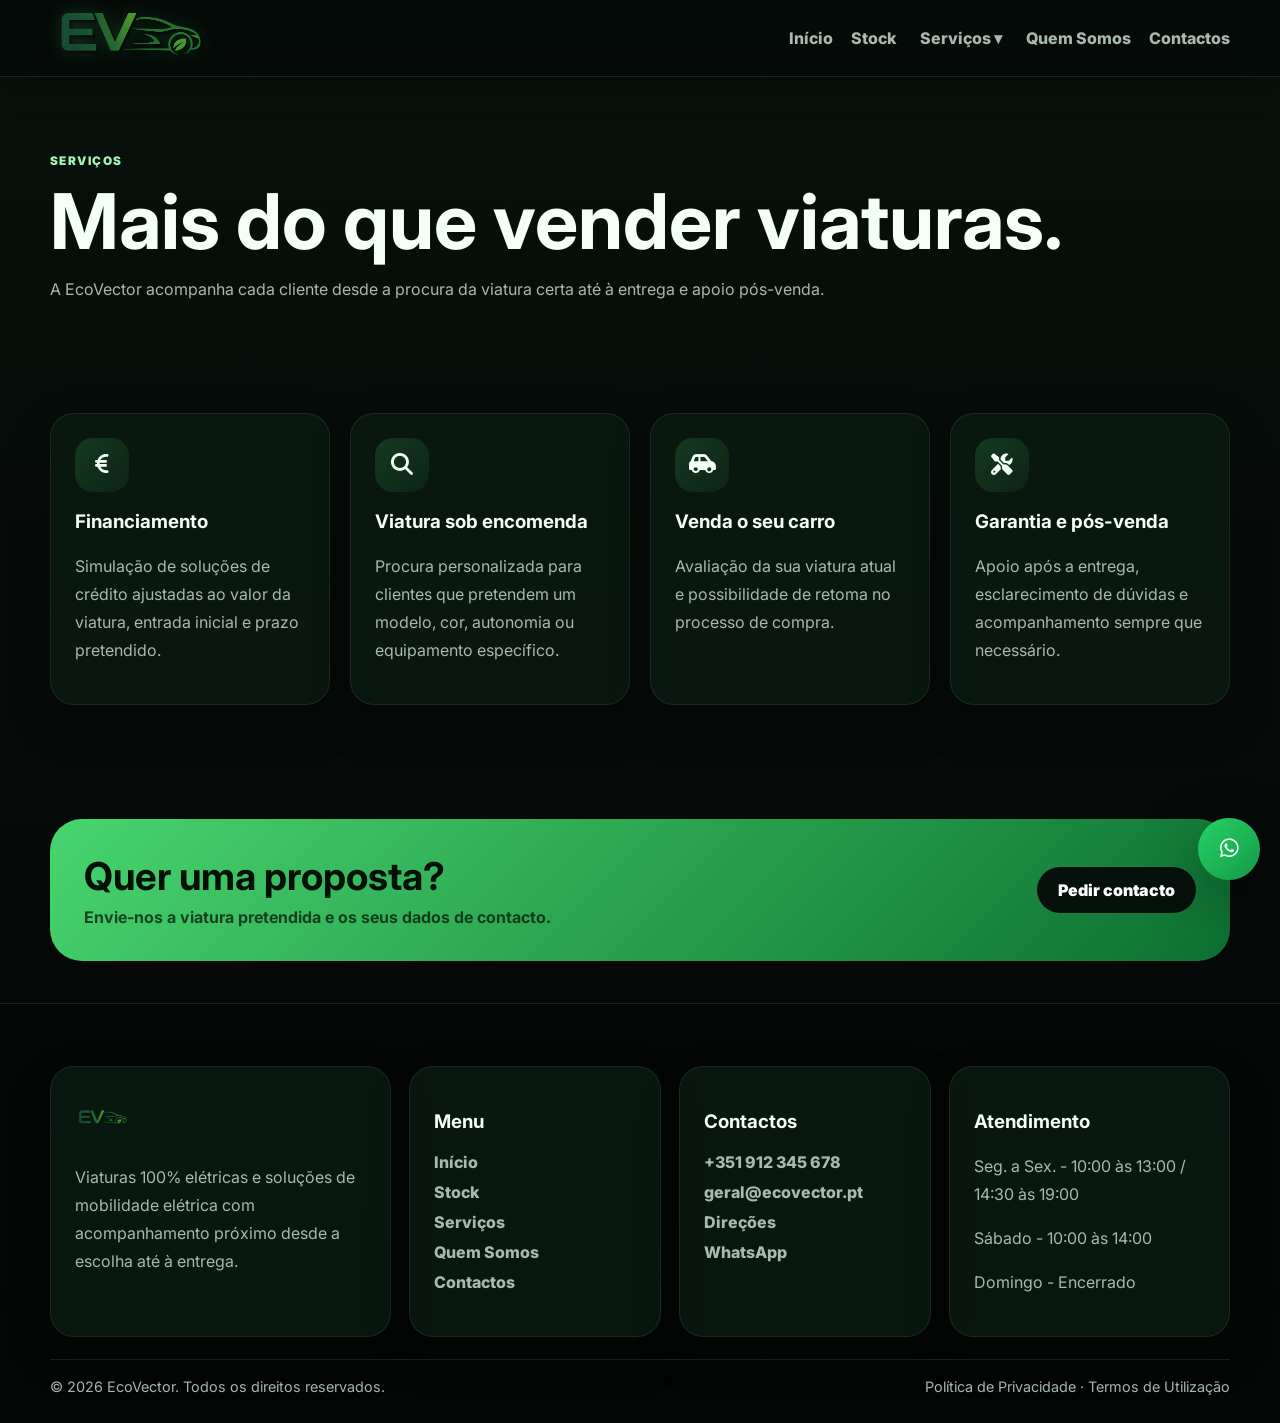
<file: pages/servicos.html>
<!DOCTYPE html>
<html lang="pt-PT">
<head>
    <meta charset="UTF-8">
    <meta name="viewport" content="width=device-width, initial-scale=1.0">

    <title>Serviços | EcoVector</title>

    <meta name="description" content="Financiamento, retoma, viatura sob encomenda e apoio pós-venda.">
    <meta name="theme-color" content="#07110b">

    <meta property="og:title" content="Serviços | EcoVector">
    <meta property="og:description" content="Financiamento, retoma, viatura sob encomenda e apoio pós-venda.">
    <meta property="og:type" content="website">

    <link rel="icon" type="image/svg+xml" href="../assets/img/favicon.svg">

    <link rel="preconnect" href="https://fonts.googleapis.com">
    <link rel="preconnect" href="https://fonts.gstatic.com" crossorigin>
    <link href="https://fonts.googleapis.com/css2?family=Inter:wght@400;500;600;700;800;900&display=swap" rel="stylesheet">

    <link rel="stylesheet" href="https://cdnjs.cloudflare.com/ajax/libs/font-awesome/6.5.0/css/all.min.css">
    <link rel="stylesheet" href="../assets/css/style.css">
</head>

<body>

    <header class="site-header">
        <div class="container header-inner">

            <a class="brand" href="../" aria-label="EcoVector">
                <img class="brand-logo" src="../assets/img/logo.png" alt="EcoVector">
            </a>

            <button class="menu-toggle" aria-label="Abrir menu" aria-expanded="false">
                ☰
            </button>

            <nav class="site-nav">
                <a href="../">Início</a>
                <a href="../pages/stock">Stock</a>

                <div class="nav-services">
                    <button class="services-toggle" type="button">
                        Serviços ▾
                    </button>

                    <div class="services-menu">
                        <a href="../pages/servicos#financiamento">Financiamento</a>
                        <a href="../pages/servicos#encomenda">Viatura sob encomenda</a>
                        <a href="../pages/servicos#retoma">Venda o seu carro</a>
                        <a href="../pages/servicos#garantia">Garantia e pós-venda</a>
                    </div>
                </div>

                <a href="../pages/sobre-nos">Quem Somos</a>
                <a href="../pages/contactos">Contactos</a>
            </nav>

        </div>
    </header>

    <a class="floating-whatsapp" href="#" data-whatsapp-link aria-label="WhatsApp"><i class="fa-brands fa-whatsapp"></i></a>

    <main>

        <section class="page-hero">
            <div class="container">

                <span class="eyebrow">Serviços</span>

                <h1>Mais do que vender viaturas.</h1>

                <p>
                    A EcoVector acompanha cada cliente desde a procura da viatura certa
                    até à entrega e apoio pós-venda.
                </p>

            </div>
        </section>

        <section class="section">
            <div class="container service-grid">

                <article class="service-card" id="financiamento">
                    <div class="service-icon"><i class="fa-solid fa-euro-sign"></i></div>

                    <h3>Financiamento</h3>

                    <p>
                        Simulação de soluções de crédito ajustadas ao valor da viatura,
                        entrada inicial e prazo pretendido.
                    </p>
                </article>

                <article class="service-card" id="encomenda">
                    <div class="service-icon"><i class="fa-solid fa-magnifying-glass"></i></div>

                    <h3>Viatura sob encomenda</h3>

                    <p>
                        Procura personalizada para clientes que pretendem um modelo,
                        cor, autonomia ou equipamento específico.
                    </p>
                </article>

                <article class="service-card" id="retoma">
                    <div class="service-icon"><i class="fa-solid fa-car-side"></i></div>

                    <h3>Venda o seu carro</h3>

                    <p>
                        Avaliação da sua viatura atual e possibilidade de retoma
                        no processo de compra.
                    </p>
                </article>

                <article class="service-card" id="garantia">
                    <div class="service-icon"><i class="fa-solid fa-screwdriver-wrench"></i></div>

                    <h3>Garantia e pós-venda</h3>

                    <p>
                        Apoio após a entrega, esclarecimento de dúvidas
                        e acompanhamento sempre que necessário.
                    </p>
                </article>

            </div>
        </section>

        <section class="cta">
            <div class="container cta-inner">

                <div>
                    <h2>Quer uma proposta?</h2>
                    <p>Envie-nos a viatura pretendida e os seus dados de contacto.</p>
                </div>

                <a class="btn btn-dark" href="contactos">
                    Pedir contacto
                </a>

            </div>
        </section>

    </main>

    <footer class="footer">
        <div class="container">

            <div class="footer-grid">

                <div class="footer-card">
                    <img src="../assets/img/logo.png" alt="EcoVector" style="height: 56px; margin-bottom: 16px;">

                    <p>
                        Viaturas 100% elétricas e soluções de mobilidade elétrica
                        com acompanhamento próximo desde a escolha até à entrega.
                    </p>
                </div>

                <div class="footer-card">
                    <h3>Menu</h3>

                    <nav>
                        <a href="../">Início</a>
                        <a href="../pages/stock">Stock</a>
                        <a href="../pages/servicos">Serviços</a>
                        <a href="../pages/sobre-nos">Quem Somos</a>
                        <a href="../pages/contactos">Contactos</a>
                    </nav>
                </div>

                <div class="footer-card">
                    <h3>Contactos</h3>

                    <nav>
                        <a href="#" data-phone-link data-site-phone></a>
                        <a href="#" data-email-link data-site-email></a>
                        <a href="#" data-directions-link>Direções</a>
                        <a href="#" data-whatsapp-link>WhatsApp</a>
                    </nav>
                </div>

                <div class="footer-card">
                    <h3>Atendimento</h3>

                    <p data-site-hours-week></p>
                    <p data-site-hours-sat></p>
                    <p data-site-hours-sun></p>
                </div>

            </div>

            <div class="footer-bottom">
                <span>© 2026 EcoVector. Todos os direitos reservados.</span>

                <span>
                    <a href="../pages/politica-privacidade">Política de Privacidade</a>
                    ·
                    <a href="../pages/termos">Termos de Utilização</a>
                </span>
            </div>

        </div>
    </footer>

    <script src="../assets/js/site-config.js"></script>
    <script src="../data/cars.js"></script>
    <script src="../assets/js/main.js"></script>

</body>
</html>
</file>
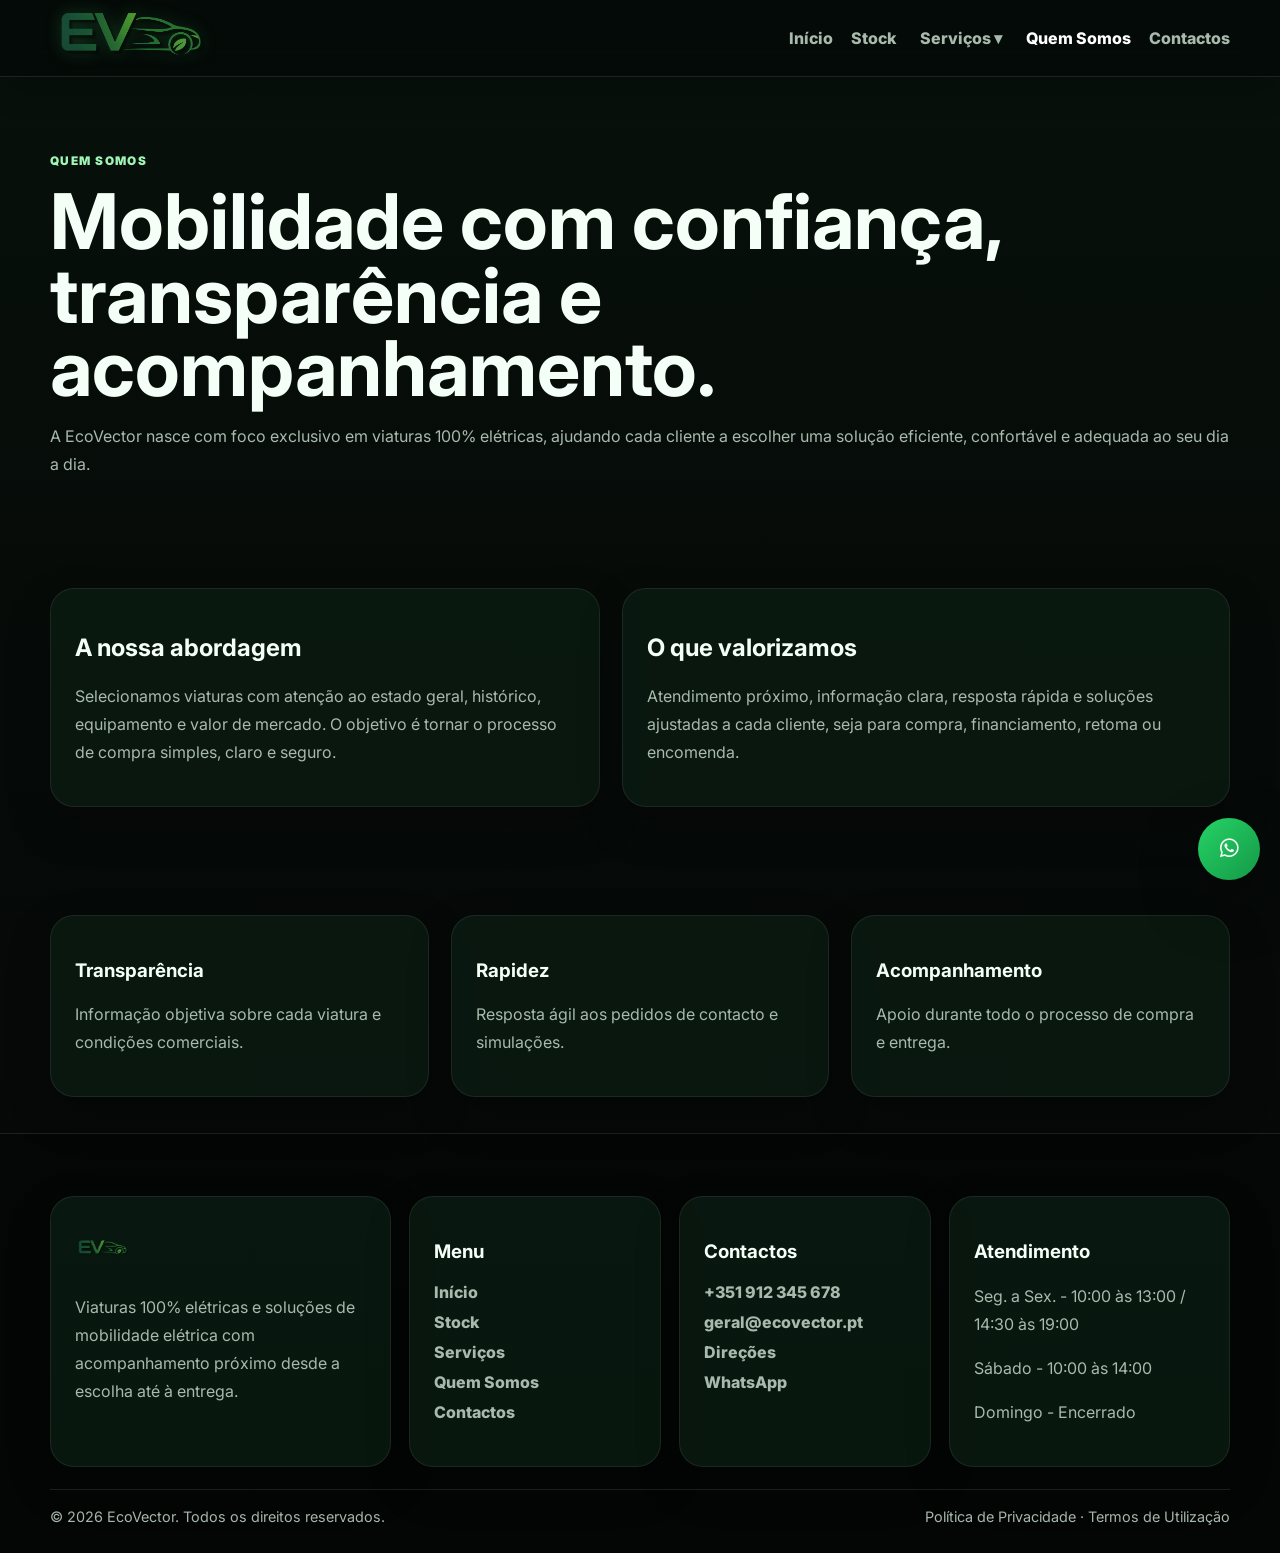
<file: pages/sobre-nos.html>
<!DOCTYPE html>
<html lang="pt-PT">
<head>
    <meta charset="UTF-8">
    <meta name="viewport" content="width=device-width, initial-scale=1.0">

    <title>Quem Somos | EcoVector</title>

    <meta name="description" content="Conheça a EcoVector e a nossa forma de trabalhar.">
    <meta name="theme-color" content="#07110b">

    <meta property="og:title" content="Quem Somos | EcoVector">
    <meta property="og:description" content="Conheça a EcoVector e a nossa forma de trabalhar.">
    <meta property="og:type" content="website">

    <link rel="icon" type="image/svg+xml" href="../assets/img/favicon.svg">

    <link rel="preconnect" href="https://fonts.googleapis.com">
    <link rel="preconnect" href="https://fonts.gstatic.com" crossorigin>
    <link href="https://fonts.googleapis.com/css2?family=Inter:wght@400;500;600;700;800;900&display=swap" rel="stylesheet">

    <link rel="stylesheet" href="https://cdnjs.cloudflare.com/ajax/libs/font-awesome/6.5.0/css/all.min.css">
    <link rel="stylesheet" href="../assets/css/style.css">
</head>

<body>

    <header class="site-header">
        <div class="container header-inner">

            <a class="brand" href="../" aria-label="EcoVector">
                <img class="brand-logo" src="../assets/img/logo.png" alt="EcoVector">
            </a>

            <button class="menu-toggle" aria-label="Abrir menu" aria-expanded="false">
                ☰
            </button>

            <nav class="site-nav">
                <a href="../">Início</a>
                <a href="../pages/stock">Stock</a>

                <div class="nav-services">
                    <button class="services-toggle" type="button">
                        Serviços ▾
                    </button>

                    <div class="services-menu">
                        <a href="../pages/servicos#financiamento">Financiamento</a>
                        <a href="../pages/servicos#encomenda">Viatura sob encomenda</a>
                        <a href="../pages/servicos#retoma">Venda o seu carro</a>
                        <a href="../pages/servicos#garantia">Garantia e pós-venda</a>
                    </div>
                </div>

                <a href="../pages/sobre-nos" class="active">Quem Somos</a>
                <a href="../pages/contactos">Contactos</a>
            </nav>

        </div>
    </header>

    <a class="floating-whatsapp" href="#" data-whatsapp-link aria-label="WhatsApp"><i class="fa-brands fa-whatsapp"></i></a>

    <main>

        <section class="page-hero">
            <div class="container">

                <span class="eyebrow">Quem Somos</span>

                <h1>
                    Mobilidade com confiança, transparência e acompanhamento.
                </h1>

                <p>
                    A EcoVector nasce com foco exclusivo em viaturas 100% elétricas,
                    ajudando cada cliente a escolher uma solução eficiente, confortável
                    e adequada ao seu dia a dia.
                </p>

            </div>
        </section>

        <section class="section">
            <div class="container two-col">

                <article class="detail-card">
                    <h2>A nossa abordagem</h2>

                    <p>
                        Selecionamos viaturas com atenção ao estado geral, histórico,
                        equipamento e valor de mercado. O objetivo é tornar o processo
                        de compra simples, claro e seguro.
                    </p>
                </article>

                <article class="detail-card">
                    <h2>O que valorizamos</h2>

                    <p>
                        Atendimento próximo, informação clara, resposta rápida e soluções
                        ajustadas a cada cliente, seja para compra, financiamento,
                        retoma ou encomenda.
                    </p>
                </article>

            </div>
        </section>

        <section class="section-sm">
            <div class="container three-col">

                <article class="service-card">
                    <h3>Transparência</h3>
                    <p>
                        Informação objetiva sobre cada viatura e condições comerciais.
                    </p>
                </article>

                <article class="service-card">
                    <h3>Rapidez</h3>
                    <p>
                        Resposta ágil aos pedidos de contacto e simulações.
                    </p>
                </article>

                <article class="service-card">
                    <h3>Acompanhamento</h3>
                    <p>
                        Apoio durante todo o processo de compra e entrega.
                    </p>
                </article>

            </div>
        </section>

    </main>

    <footer class="footer">
        <div class="container">

            <div class="footer-grid">

                <div class="footer-card">
                    <img src="../assets/img/logo.png" alt="EcoVector" style="height: 56px; margin-bottom: 16px;">

                    <p>
                        Viaturas 100% elétricas e soluções de mobilidade elétrica com
                        acompanhamento próximo desde a escolha até à entrega.
                    </p>
                </div>

                <div class="footer-card">
                    <h3>Menu</h3>

                    <nav>
                        <a href="../">Início</a>
                        <a href="../pages/stock">Stock</a>
                        <a href="../pages/servicos">Serviços</a>
                        <a href="../pages/sobre-nos">Quem Somos</a>
                        <a href="../pages/contactos">Contactos</a>
                    </nav>
                </div>

                <div class="footer-card">
                    <h3>Contactos</h3>

                    <nav>
                        <a href="#" data-phone-link data-site-phone></a>
                        <a href="#" data-email-link data-site-email></a>
                        <a href="#" data-directions-link>Direções</a>
                        <a href="#" data-whatsapp-link>WhatsApp</a>
                    </nav>
                </div>

                <div class="footer-card">
                    <h3>Atendimento</h3>

                    <p data-site-hours-week></p>
                    <p data-site-hours-sat></p>
                    <p data-site-hours-sun></p>
                </div>

            </div>

            <div class="footer-bottom">
                <span>© 2026 EcoVector. Todos os direitos reservados.</span>

                <span>
                    <a href="../pages/politica-privacidade">Política de Privacidade</a>
                    ·
                    <a href="../pages/termos">Termos de Utilização</a>
                </span>
            </div>

        </div>
    </footer>

    <script src="../assets/js/site-config.js"></script>
    <script src="../data/cars.js"></script>
    <script src="../assets/js/main.js"></script>

</body>
</html>
</file>
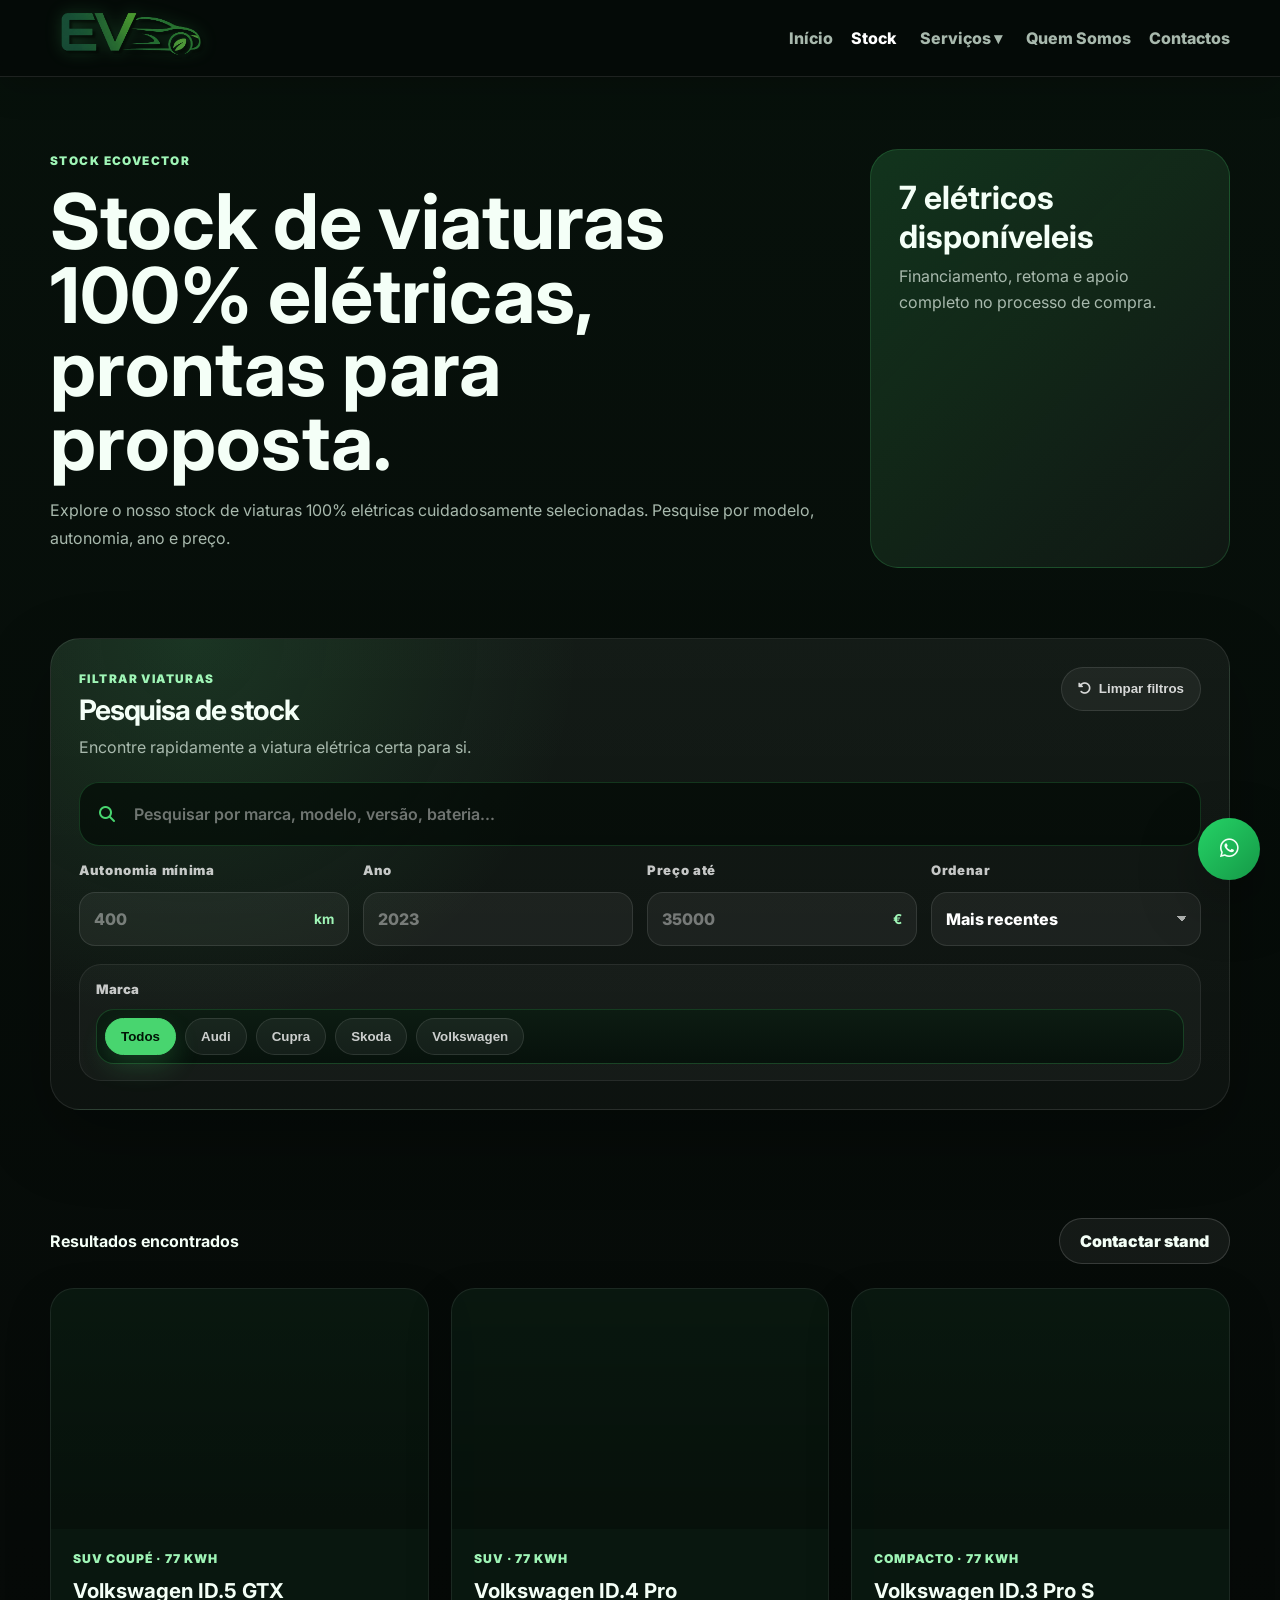
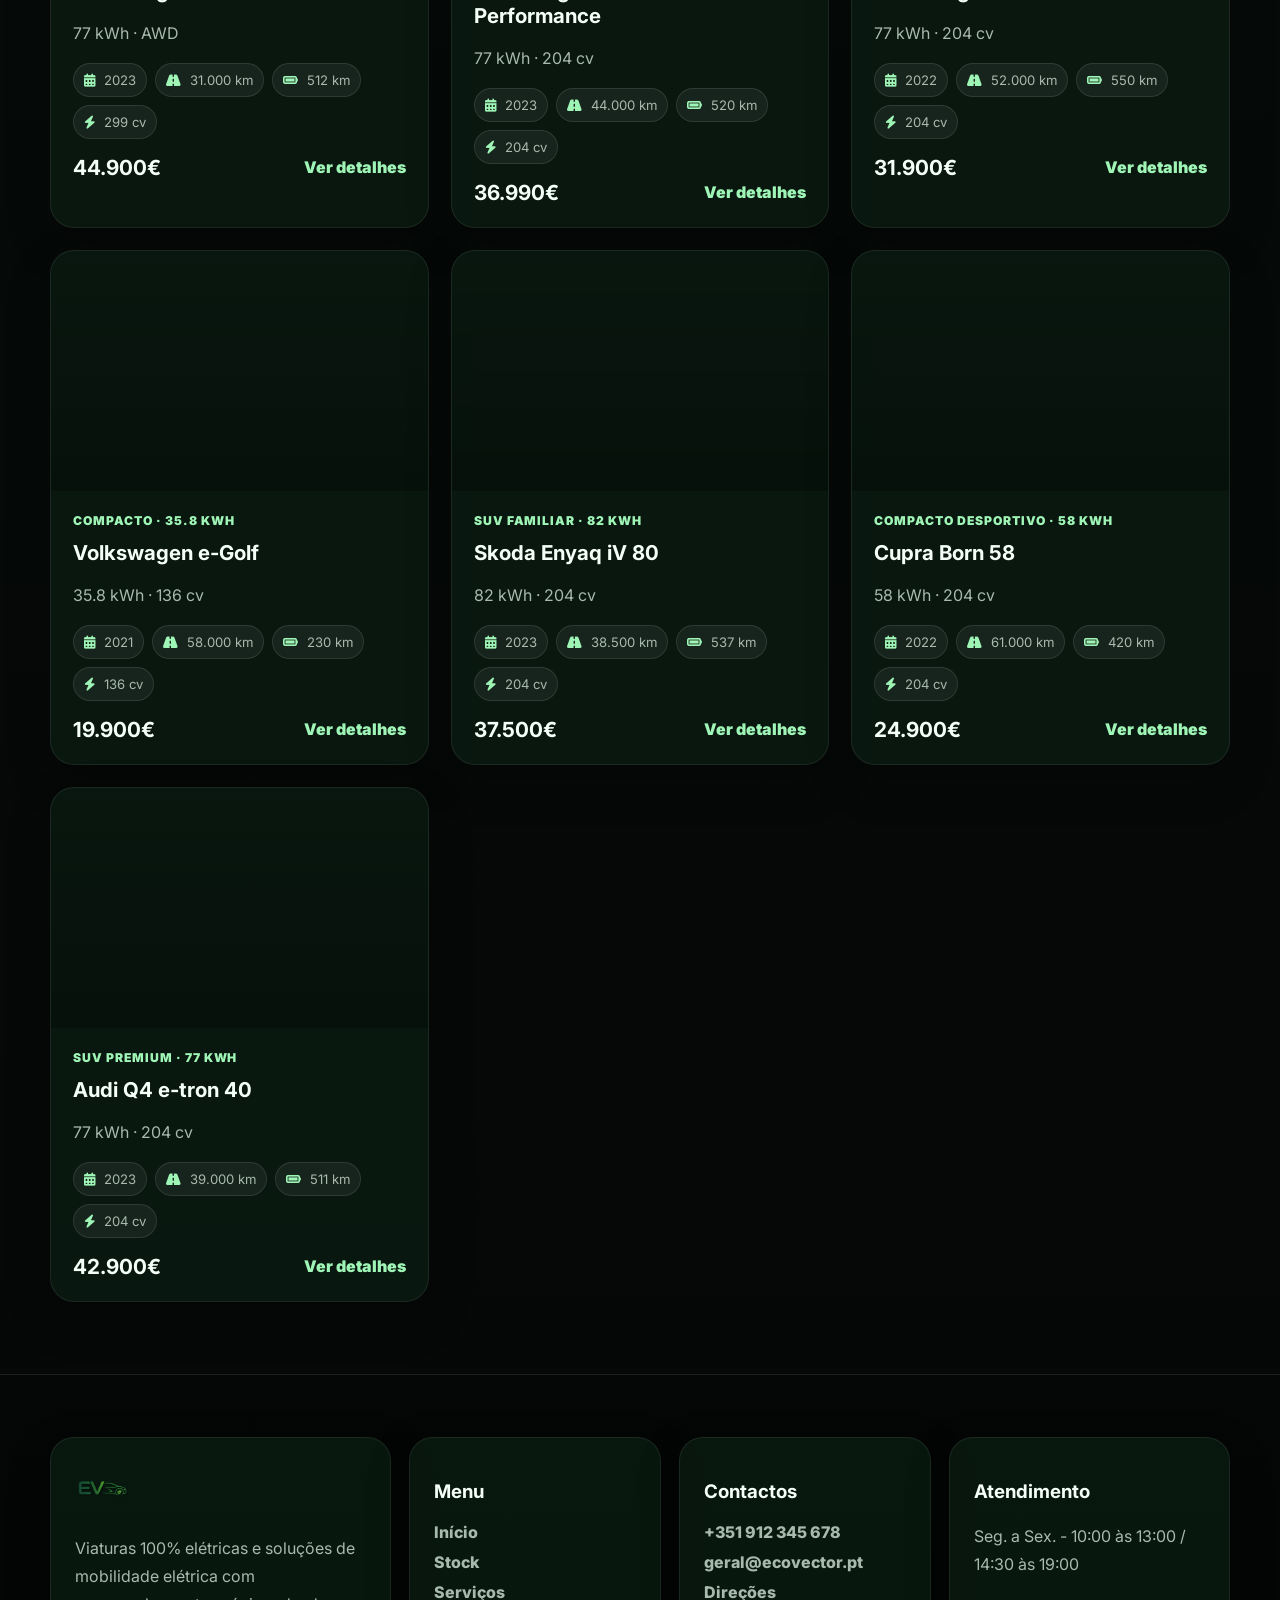
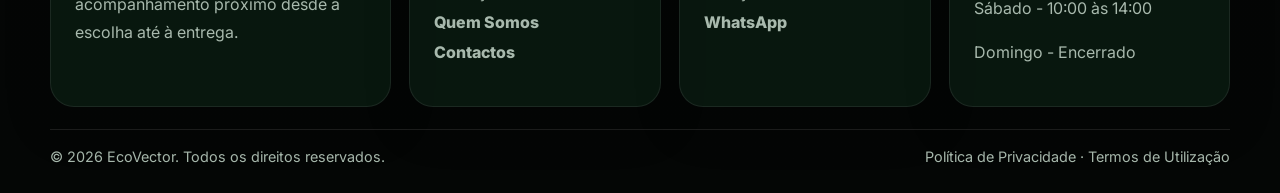
<file: pages/stock.html>
<!DOCTYPE html>
<html lang="pt-PT">
<head>
    <meta charset="UTF-8">
    <meta name="viewport" content="width=device-width, initial-scale=1.0">
    <title>Stock de Viaturas | EcoVector</title>
    <meta name="description" content="Consulte o stock EcoVector: viaturas 100% elétricas selecionadas, com financiamento, retoma e acompanhamento personalizado.">
    <meta name="robots" content="index, follow">
    <meta name="theme-color" content="#07110b">
    <link rel="canonical" href="https://ecovector.pt/pages/stock">
    <meta property="og:title" content="Stock de Viaturas | EcoVector">
    <meta property="og:description" content="Viaturas 100% elétricas disponíveis na EcoVector.">
    <meta property="og:type" content="website">
    <meta property="og:url" content="https://ecovector.pt/pages/stock">
    <link rel="icon" type="image/svg+xml" href="../assets/img/favicon.svg">
    <link rel="preconnect" href="https://fonts.googleapis.com">
    <link rel="preconnect" href="https://fonts.gstatic.com" crossorigin>
    <link href="https://fonts.googleapis.com/css2?family=Inter:wght@400;500;600;700;800;900&display=swap" rel="stylesheet">
    <link rel="stylesheet" href="https://cdnjs.cloudflare.com/ajax/libs/font-awesome/6.5.0/css/all.min.css">
    <link rel="stylesheet" href="../assets/css/style.css">
</head>
<body>
    <header class="site-header">
        <div class="container header-inner">
            <a class="brand" href="../" aria-label="EcoVector"><img class="brand-logo" src="../assets/img/logo.png" alt="EcoVector"></a>
            <button class="menu-toggle" aria-label="Abrir menu" aria-expanded="false">☰</button>
            <nav class="site-nav">
                <a href="../">Início</a>
                <a href="stock" class="active">Stock</a>
                <div class="nav-services">
                    <button class="services-toggle" type="button">Serviços ▾</button>
                    <div class="services-menu">
                        <a href="servicos#financiamento">Financiamento</a>
                        <a href="servicos#encomenda">Viatura sob encomenda</a>
                        <a href="servicos#retoma">Venda o seu carro</a>
                        <a href="servicos#garantia">Garantia e pós-venda</a>
                    </div>
                </div>
                <a href="sobre-nos">Quem Somos</a>
                <a href="contactos">Contactos</a>
            </nav>
        </div>
    </header>

    <a class="floating-whatsapp" href="#" data-whatsapp-link aria-label="WhatsApp"><i class="fa-brands fa-whatsapp"></i></a>

    <main>
        <section class="page-hero stock-hero">
            <div class="container stock-hero-inner">
                <div>
                    <span class="eyebrow">Stock EcoVector</span>
                    <h1>Stock de viaturas 100% elétricas, prontas para proposta.</h1>
                    <p>Explore o nosso stock de viaturas 100% elétricas cuidadosamente selecionadas. Pesquise por modelo, autonomia, ano e preço.</p>
                </div>
                <div class="stock-hero-card">
                    <strong data-stock-count>0 viaturas disponíveis</strong>
                    <span>Financiamento, retoma e apoio completo no processo de compra.</span>
                </div>
            </div>
        </section>

        <section class="section-sm">
            <div class="container">
                <div class="stock-search-real">
                    <div class="stock-search-top">
                        <div>
                            <span class="eyebrow">Filtrar viaturas</span>
                            <h2>Pesquisa de stock</h2>
                            <p>Encontre rapidamente a viatura elétrica certa para si.</p>
                        </div>
                        <button class="stock-reset-link" type="button" data-reset-filters>
                            <i class="fa-solid fa-rotate-left"></i>
                            Limpar filtros
                        </button>
                    </div>

                    <div class="stock-search-main">
                        <i class="fa-solid fa-magnifying-glass"></i>
                        <input data-filter="search" placeholder="Pesquisar por marca, modelo, versão, bateria...">
                    </div>

                    <div class="stock-search-grid">
                        <label>
                            <span>Autonomia mínima</span>
                            <div class="stock-input-addon">
                                <input data-filter="range" type="number" placeholder="400">
                                <strong>km</strong>
                            </div>
                        </label>
                        <label>
                            <span>Ano</span>
                            <input data-filter="year" inputmode="numeric" placeholder="2023">
                        </label>
                        <label>
                            <span>Preço até</span>
                            <div class="stock-input-addon">
                                <input data-filter="price" type="number" placeholder="35000">
                                <strong>€</strong>
                            </div>
                        </label>
                        <label>
                            <span>Ordenar</span>
                            <select data-filter="sort">
                                <option value="recent">Mais recentes</option>
                                <option value="price-asc">Preço crescente</option>
                                <option value="price-desc">Preço decrescente</option>
                                <option value="year-desc">Ano mais recente</option>
                                <option value="range-desc">Maior autonomia</option>
                            </select>
                        </label>
                    </div>

                    <div class="stock-brand-filter">
                        <span>Marca</span>
                        <div class="filter-chips" data-brand-chips></div>
                    </div>
                </div>
            </div>
        </section>

        <section class="section">
            <div class="container">
                <div class="stock-toolbar"><strong>Resultados encontrados</strong><a class="btn btn-secondary" href="contactos">Contactar stand</a></div>
                <div class="vehicle-grid" data-stock-grid></div>
            </div>
        </section>
    </main>

    <footer class="footer">
        <div class="container">
            <div class="footer-grid">
                <div class="footer-card"><img src="../assets/img/logo.png" alt="EcoVector" style="height: 56px; margin-bottom: 16px;"><p>Viaturas 100% elétricas e soluções de mobilidade elétrica com acompanhamento próximo desde a escolha até à entrega.</p></div>
                <div class="footer-card"><h3>Menu</h3><nav><a href="../">Início</a><a href="stock">Stock</a><a href="servicos">Serviços</a><a href="sobre-nos">Quem Somos</a><a href="contactos">Contactos</a></nav></div>
                <div class="footer-card"><h3>Contactos</h3><nav><a href="#" data-phone-link data-site-phone></a><a href="#" data-email-link data-site-email></a><a href="#" data-directions-link>Direções</a><a href="#" data-whatsapp-link>WhatsApp</a></nav></div>
                <div class="footer-card"><h3>Atendimento</h3><p data-site-hours-week></p><p data-site-hours-sat></p><p data-site-hours-sun></p></div>
            </div>
            <div class="footer-bottom"><span>© 2026 EcoVector. Todos os direitos reservados.</span><span><a href="politica-privacidade">Política de Privacidade</a> · <a href="termos">Termos de Utilização</a></span></div>
        </div>
    </footer>

    <script type="application/ld+json">{"@context":"https://schema.org","@type":"AutoDealer","name":"EcoVector","url":"https://ecovector.pt/pages/stock","address":"Lisboa, Portugal","telephone":"+351 912 345 678"}</script>
    <script src="../assets/js/site-config.js"></script>
    <script src="../data/cars.js"></script>
    <script src="../assets/js/main.js"></script>
</body>
</html>
</file>
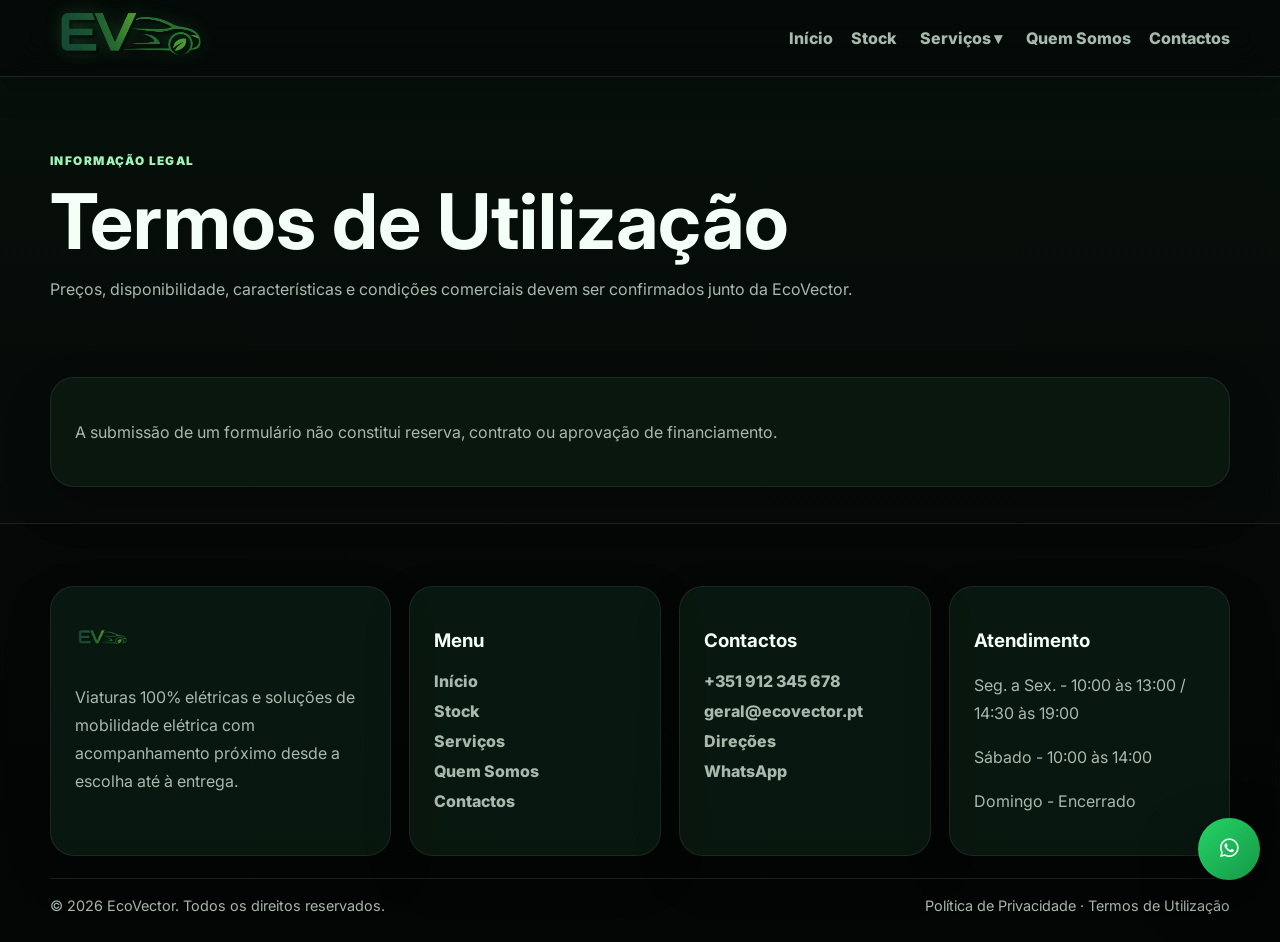
<file: pages/termos.html>
<!DOCTYPE html>
<html lang="pt-PT">
<head>
    <meta charset="UTF-8">
    <meta name="viewport" content="width=device-width, initial-scale=1.0">

    <title>Termos de Utilização | EcoVector</title>

    <meta name="description" content="Termos de utilização do website EcoVector.">
    <meta name="theme-color" content="#07110b">

    <meta property="og:title" content="Termos de Utilização | EcoVector">
    <meta property="og:description" content="Termos de utilização do website EcoVector.">
    <meta property="og:type" content="website">

    <link rel="icon" type="image/svg+xml" href="../assets/img/favicon.svg">

    <link rel="preconnect" href="https://fonts.googleapis.com">
    <link rel="preconnect" href="https://fonts.gstatic.com" crossorigin>
    <link href="https://fonts.googleapis.com/css2?family=Inter:wght@400;500;600;700;800;900&display=swap" rel="stylesheet">

    <link rel="stylesheet" href="https://cdnjs.cloudflare.com/ajax/libs/font-awesome/6.5.0/css/all.min.css">
    <link rel="stylesheet" href="../assets/css/style.css">
</head>

<body>

    <header class="site-header">
        <div class="container header-inner">

            <a class="brand" href="../" aria-label="EcoVector">
                <img class="brand-logo" src="../assets/img/logo.png" alt="EcoVector">
            </a>

            <button class="menu-toggle" aria-label="Abrir menu" aria-expanded="false">
                ☰
            </button>

            <nav class="site-nav">
                <a href="../">Início</a>
                <a href="../pages/stock">Stock</a>

                <div class="nav-services">
                    <button class="services-toggle" type="button">
                        Serviços ▾
                    </button>

                    <div class="services-menu">
                        <a href="../pages/servicos#financiamento">Financiamento</a>
                        <a href="../pages/servicos#encomenda">Viatura sob encomenda</a>
                        <a href="../pages/servicos#retoma">Venda o seu carro</a>
                        <a href="../pages/servicos#garantia">Garantia e pós-venda</a>
                    </div>
                </div>

                <a href="../pages/sobre-nos">Quem Somos</a>
                <a href="../pages/contactos">Contactos</a>
            </nav>

        </div>
    </header>

    <a class="floating-whatsapp" href="#" data-whatsapp-link aria-label="WhatsApp"><i class="fa-brands fa-whatsapp"></i></a>

    <main>

        <section class="page-hero">
            <div class="container">

                <span class="eyebrow">Informação legal</span>

                <h1>Termos de Utilização</h1>

                <p>
                    Preços, disponibilidade, características e condições comerciais
                    devem ser confirmados junto da EcoVector.
                </p>

            </div>
        </section>

        <section class="section-sm">
            <div class="container legal-card">

                <p>
                    A submissão de um formulário não constitui reserva, contrato
                    ou aprovação de financiamento.
                </p>

            </div>
        </section>

    </main>

    <footer class="footer">
        <div class="container">

            <div class="footer-grid">

                <div class="footer-card">
                    <img src="../assets/img/logo.png" alt="EcoVector" style="height: 56px; margin-bottom: 16px;">

                    <p>
                        Viaturas 100% elétricas e soluções de mobilidade elétrica com acompanhamento
                        próximo desde a escolha até à entrega.
                    </p>
                </div>

                <div class="footer-card">
                    <h3>Menu</h3>

                    <nav>
                        <a href="../">Início</a>
                        <a href="../pages/stock">Stock</a>
                        <a href="../pages/servicos">Serviços</a>
                        <a href="../pages/sobre-nos">Quem Somos</a>
                        <a href="../pages/contactos">Contactos</a>
                    </nav>
                </div>

                <div class="footer-card">
                    <h3>Contactos</h3>

                    <nav>
                        <a href="#" data-phone-link data-site-phone></a>
                        <a href="#" data-email-link data-site-email></a>
                        <a href="#" data-directions-link>Direções</a>
                        <a href="#" data-whatsapp-link>WhatsApp</a>
                    </nav>
                </div>

                <div class="footer-card">
                    <h3>Atendimento</h3>

                    <p data-site-hours-week></p>
                    <p data-site-hours-sat></p>
                    <p data-site-hours-sun></p>
                </div>

            </div>

            <div class="footer-bottom">
                <span>© 2026 EcoVector. Todos os direitos reservados.</span>

                <span>
                    <a href="../pages/politica-privacidade">Política de Privacidade</a>
                    ·
                    <a href="../pages/termos">Termos de Utilização</a>
                </span>
            </div>

        </div>
    </footer>

    <script src="../assets/js/site-config.js"></script>
    <script src="../data/cars.js"></script>
    <script src="../assets/js/main.js"></script>

</body>
</html>
</file>
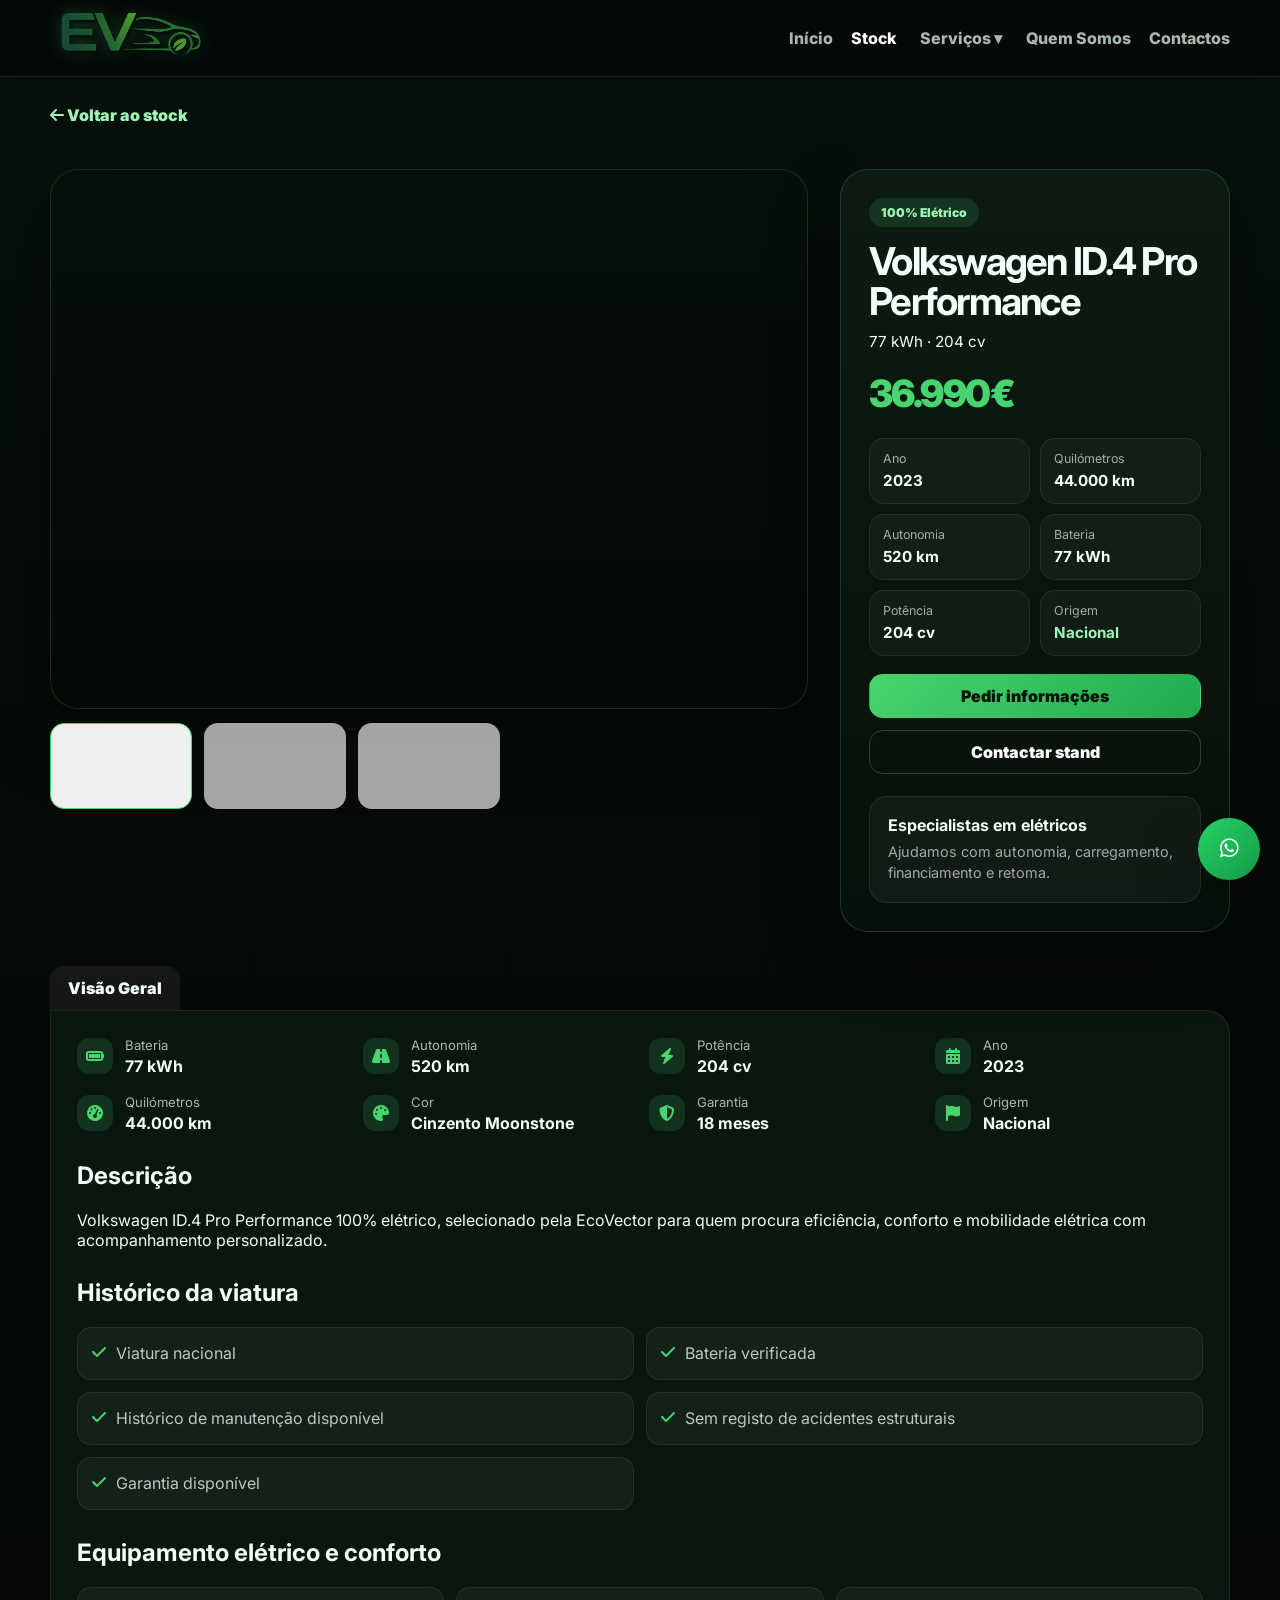
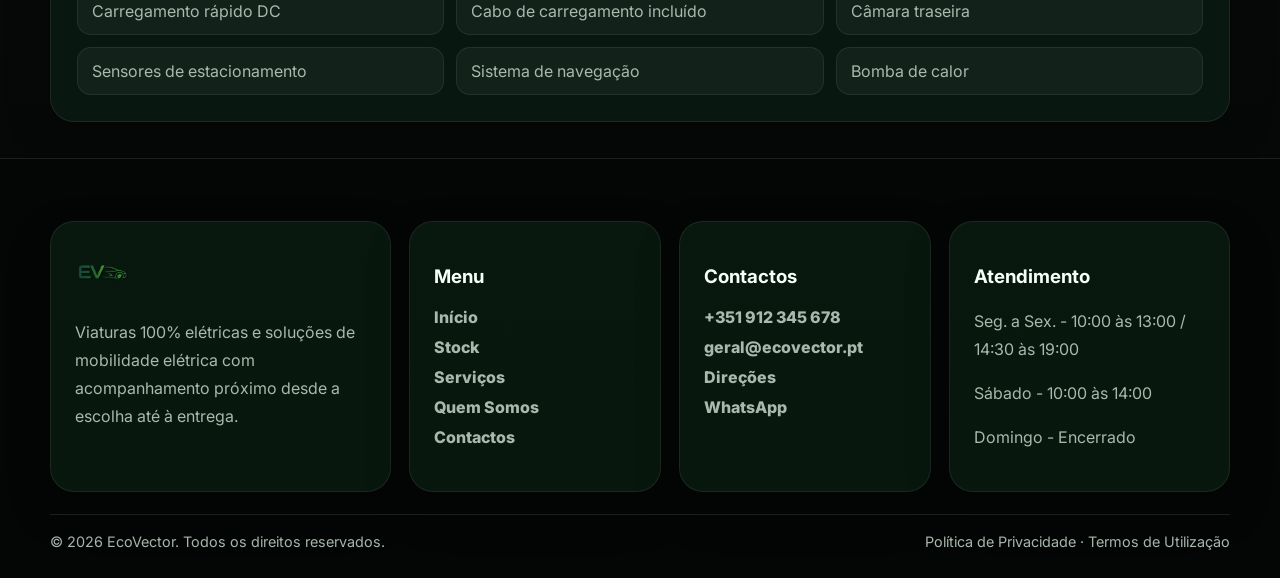
<file: pages/viatura.html>
<!DOCTYPE html>
<html lang="pt-PT">
<head>
    <meta charset="UTF-8">
    <meta name="viewport" content="width=device-width, initial-scale=1.0">
    <title>Viatura elétrica | EcoVector</title>
    <meta name="description" content="Detalhe da viatura 100% elétrica disponível na EcoVector. Consulte autonomia, bateria, equipamento, histórico e peça informações.">
    <meta name="robots" content="index, follow">
    <meta name="theme-color" content="#07110b">
    <link rel="canonical" href="https://ecovector.pt/pages/viatura">
    <meta property="og:title" content="Viatura elétrica | EcoVector">
    <meta property="og:description" content="Detalhe da viatura 100% elétrica disponível na EcoVector.">
    <meta property="og:type" content="website">
    <meta property="og:url" content="https://ecovector.pt/pages/viatura">
    <link rel="icon" type="image/svg+xml" href="../assets/img/favicon.svg">
    <link rel="preconnect" href="https://fonts.googleapis.com">
    <link rel="preconnect" href="https://fonts.gstatic.com" crossorigin>
    <link href="https://fonts.googleapis.com/css2?family=Inter:wght@400;500;600;700;800;900&display=swap" rel="stylesheet">
    <link rel="stylesheet" href="https://cdnjs.cloudflare.com/ajax/libs/font-awesome/6.5.0/css/all.min.css">
    <link rel="stylesheet" href="../assets/css/style.css">
</head>
<body>
    <header class="site-header">
        <div class="container header-inner">
            <a class="brand" href="../" aria-label="EcoVector"><img class="brand-logo" src="../assets/img/logo.png" alt="EcoVector"></a>
            <button class="menu-toggle" aria-label="Abrir menu" aria-expanded="false">☰</button>
            <nav class="site-nav">
                <a href="../">Início</a>
                <a href="stock" class="active">Stock</a>
                <div class="nav-services">
                    <button class="services-toggle" type="button">Serviços ▾</button>
                    <div class="services-menu">
                        <a href="servicos#financiamento">Financiamento</a>
                        <a href="servicos#encomenda">Viatura sob encomenda</a>
                        <a href="servicos#retoma">Venda o seu carro</a>
                        <a href="servicos#garantia">Garantia e pós-venda</a>
                    </div>
                </div>
                <a href="sobre-nos">Quem Somos</a>
                <a href="contactos">Contactos</a>
            </nav>
        </div>
    </header>

    <a class="floating-whatsapp" href="#" data-whatsapp-link aria-label="WhatsApp"><i class="fa-brands fa-whatsapp"></i></a>

    <main class="car-page">
        <section class="car-topbar">
            <div class="container">
                <a class="text-link" href="stock"><i class="fa-solid fa-arrow-left"></i> Voltar ao stock</a>
            </div>
        </section>

        <section class="section-sm">
            <div class="container" data-car-detail>
                <!-- Conteúdo da viatura carregado via JS -->
            </div>
        </section>
    </main>

    <footer class="footer">
        <div class="container">
            <div class="footer-grid">
                <div class="footer-card">
                    <img src="../assets/img/logo.png" alt="EcoVector" style="height: 56px; margin-bottom: 16px;">
                    <p>Viaturas 100% elétricas e soluções de mobilidade elétrica com acompanhamento próximo desde a escolha até à entrega.</p>
                </div>
                <div class="footer-card">
                    <h3>Menu</h3>
                    <nav>
                        <a href="../">Início</a>
                        <a href="stock">Stock</a>
                        <a href="servicos">Serviços</a>
                        <a href="sobre-nos">Quem Somos</a>
                        <a href="contactos">Contactos</a>
                    </nav>
                </div>
                <div class="footer-card">
                    <h3>Contactos</h3>
                    <nav>
                        <a href="#" data-phone-link data-site-phone></a>
                        <a href="#" data-email-link data-site-email></a>
                        <a href="#" data-directions-link>Direções</a>
                        <a href="#" data-whatsapp-link>WhatsApp</a>
                    </nav>
                </div>
                <div class="footer-card">
                    <h3>Atendimento</h3>
                    <p data-site-hours-week></p>
                    <p data-site-hours-sat></p>
                    <p data-site-hours-sun></p>
                </div>
            </div>
            <div class="footer-bottom">
                <span>© 2026 EcoVector. Todos os direitos reservados.</span>
                <span><a href="politica-privacidade">Política de Privacidade</a> · <a href="termos">Termos de Utilização</a></span>
            </div>
        </div>
    </footer>

    <script src="../assets/js/site-config.js"></script>
    <script src="../data/cars.js"></script>
    <script src="../assets/js/main.js"></script>
</body>
</html>
</file>
<file: assets/css/style.css>
:root {
    --bg: #07110b;
    --panel: #0f2117;
    --panel2: #13291d;
    --text: #f4fff7;
    --muted: #a8b9ad;
    --line: rgba(255, 255, 255, .10);
    --brand: #48d56f;
    --brand2: #9ff5b6;
    --shadow: 0 22px 60px rgba(0, 0, 0, .35);
    --radius: 28px;
}

* {
    box-sizing: border-box;
}

html {
    scroll-behavior: smooth;
}

body {
    margin: 0;
    font-family: Inter, Arial, sans-serif;
    background: linear-gradient(180deg, var(--bg), #060a08 45%, #050706);
    color: var(--text);
}

a {
    color: inherit;
    text-decoration: none;
}

img {
    max-width: 100%;
    display: block;
}

.container {
    width: min(1180px, calc(100% - 32px));
    margin: auto;
}

/* Header */

.site-header {
    position: sticky;
    top: 0;
    z-index: 1000;
    background: rgba(5, 10, 7, .88);
    backdrop-filter: blur(18px);
    border-bottom: 1px solid var(--line);
}

.header-inner {
    height: 76px;
    display: flex;
    align-items: center;
    justify-content: space-between;
    gap: 22px;
}

.brand-logo {
    height: 86px;
    object-fit: contain;
    filter: drop-shadow(0 0 8px rgba(72, 213, 111, .22));
}

.site-nav {
    display: flex;
    align-items: center;
    gap: 18px;
}

.site-nav a,
.services-toggle {
    font: inherit;
    color: var(--muted);
    font-weight: 800;
    border: 0;
    background: transparent;
    cursor: pointer;
}

.site-nav a:hover,
.site-nav a.active,
.services-toggle:hover {
    color: #fff;
}

.nav-services {
    position: relative;
    padding: 24px 0;
}

.services-menu {
    position: absolute;
    top: 100%;
    left: 0;
    z-index: 9999;
    min-width: 260px;
    background: rgba(6, 18, 11, .98);
    border: 1px solid rgba(255, 255, 255, .10);
    border-radius: 18px;
    padding: 10px;
    opacity: 0;
    pointer-events: none;
    transform: translateY(8px);
    transition: .2s ease;
    box-shadow: var(--shadow);
}

.nav-services:hover .services-menu,
.services-menu:hover {
    opacity: 1;
    pointer-events: auto;
    transform: translateY(0);
}

.services-menu a {
    display: block;
    padding: 12px 14px;
    border-radius: 12px;
}

.services-menu a:hover {
    background: rgba(255, 255, 255, .06);
}

.menu-toggle {
    display: none;
    width: 44px;
    height: 44px;
    border-radius: 14px;
    border: 1px solid var(--line);
    background: rgba(255, 255, 255, .05);
    color: #fff;
    font-size: 1.35rem;
}

/* Botões */

.btn {
    display: inline-flex;
    align-items: center;
    justify-content: center;
    gap: 8px;
    min-height: 46px;
    padding: 0 20px;
    border-radius: 999px;
    font-weight: 900;
    border: 1px solid transparent;
    cursor: pointer;
    transition: .2s ease;
}

.btn:hover {
    transform: translateY(-1px);
}

.btn-primary {
    background: linear-gradient(135deg, var(--brand), #20aa4d);
    color: #031006;
}

.btn-secondary {
    border-color: rgba(255, 255, 255, .15);
    background: rgba(255, 255, 255, .06);
    color: var(--text);
}

.btn-dark {
    background: #07110b;
    color: #fff;
}

/* Hero */

.hero {
    position: relative;
    overflow: hidden;
    padding: 58px 0 46px;
}

.hero::before {
    content: "";
    position: absolute;
    inset: 0;
    background:
        radial-gradient(circle at 18% 5%, rgba(72, 213, 111, .16), transparent 34%),
        radial-gradient(circle at 82% 12%, rgba(159, 245, 182, .08), transparent 28%);
    pointer-events: none;
}

.hero-grid {
    position: relative;
    display: grid;
    grid-template-columns: 1fr .78fr;
    gap: 22px;
    align-items: stretch;
}

.hero-panel,
.hero-card,
.search-box,
.vehicle-card,
.service-card,
.contact-card,
.footer-card,
.detail-card,
.legal-card,
.car-info-card,
.details-panel {
    border: 1px solid rgba(255, 255, 255, .08);
    background: rgba(10, 28, 18, .82);
    border-radius: 24px;
    box-shadow: 0 18px 45px rgba(0, 0, 0, .22);
}

.hero-panel {
    padding: 40px;
    min-height: 500px;
    display: flex;
    flex-direction: column;
    justify-content: center;
    gap: 28px;
}

.eyebrow {
    display: inline-flex;
    color: var(--brand2);
    font-weight: 900;
    letter-spacing: .12em;
    text-transform: uppercase;
    font-size: .74rem;
}

.hero h1 {
    max-width: 560px;
    font-size: clamp(3rem, 5.2vw, 4.7rem);
    line-height: .98;
    letter-spacing: -0.055em;
    margin: 14px 0 20px;
}

.page-hero h1 {
    font-size: clamp(2.4rem, 6vw, 5.7rem);
    line-height: .96;
    margin: 16px 0;
}

.hero p,
.page-hero p,
.section-heading p,
.vehicle-card p,
.service-card p,
.contact-card p,
.footer-card p,
.detail-card p,
.legal-card p,
.legal-card li {
    color: var(--muted);
    line-height: 1.75;
}

.hero p {
    max-width: 580px;
    font-size: 1rem;
    color: rgba(244, 255, 247, .76);
}

.hero-actions,
.contact-actions,
.car-actions {
    display: flex;
    flex-wrap: wrap;
    gap: 10px;
}

.hero-stats {
    display: grid;
    grid-template-columns: repeat(3, 1fr);
    gap: 12px;
    margin-top: 8px;
}

.stat {
    padding: 16px;
    border-radius: 18px;
    background: rgba(255, 255, 255, .035);
    border: 1px solid rgba(255, 255, 255, .08);
}

.stat strong {
    font-size: 1.55rem;
    display: block;
}

.stat span {
    color: rgba(244, 255, 247, .68);
    font-size: .82rem;
}

.hero-card {
    padding: 24px;
    display: grid;
    gap: 22px;
    align-content: start;
}

.hero-car {
    height: 245px;
    border-radius: 20px;
    background:
        linear-gradient(180deg, rgba(0, 0, 0, .05), rgba(0, 0, 0, .18)),
        url("https://images.unsplash.com/photo-1617788138017-80ad40651399?auto=format&fit=crop&w=1400&q=80") center / cover;
}

.pill,
.tag {
    display: inline-flex;
    padding: 7px 12px;
    border-radius: 999px;
    background: rgba(72, 213, 111, .14);
    color: var(--brand2);
    font-weight: 900;
    font-size: .76rem;
}

.price {
    font-size: 2rem;
    font-weight: 950;
    margin: 10px 0 18px;
    color: rgba(244, 255, 247, .82);
}

.spec-grid {
    display: grid;
    grid-template-columns: repeat(2, 1fr);
    gap: 10px;
}

.spec-grid div {
    padding: 13px;
    border: 1px solid rgba(255, 255, 255, .08);
    border-radius: 15px;
    background: rgba(255, 255, 255, .035);
}

.spec-grid span {
    display: block;
    color: rgba(244, 255, 247, .64);
    font-size: .82rem;
    margin-bottom: 4px;
}

/* Secções */

.section {
    padding: 72px 0;
}

.section-sm {
    padding: 36px 0;
}

.section-heading {
    max-width: 780px;
    margin-bottom: 28px;
}

.section-heading h2 {
    font-size: clamp(1.9rem, 3.5vw, 3.3rem);
    line-height: 1.05;
    margin: 12px 0 0;
}

.between {
    display: flex;
    align-items: end;
    justify-content: space-between;
    gap: 18px;
}

.text-link {
    font-weight: 900;
    color: var(--brand2);
}

/* Pesquisa e formulários */

.search-box {
    padding: 34px;
    border-radius: 28px;
    background: linear-gradient(135deg, rgba(10, 30, 18, .9), rgba(6, 18, 12, .9));
    border: 1px solid rgba(255, 255, 255, .06);
}

.filters-grid {
    display: grid;
    grid-template-columns: repeat(5, 1fr);
    gap: 14px;
    margin-top: 24px;
}

label span {
    display: block;
    color: rgba(255, 255, 255, .65);
    font-size: .72rem;
    font-weight: 800;
    letter-spacing: .05em;
    margin-bottom: 6px;
}

select,
input,
textarea {
    width: 100%;
    min-height: 54px;
    padding: 0 18px;
    border-radius: 999px;
    font-size: .95rem;
    background: rgba(255, 255, 255, .04);
    border: 1px solid rgba(255, 255, 255, .08);
    color: var(--text);
    font: inherit;
    transition: .2s ease;
}

input::placeholder,
textarea::placeholder {
    color: rgba(255, 255, 255, .4);
}

select:hover,
input:hover,
textarea:hover {
    background: rgba(255, 255, 255, .06);
}

select:focus,
input:focus,
textarea:focus {
    border-color: var(--brand);
    outline: none;
    background: rgba(255, 255, 255, .06);
}

textarea {
    height: auto;
    padding: 14px 18px;
    border-radius: 18px;
    resize: vertical;
}

option {
    color: #111;
}

/* Viaturas */

.vehicle-grid {
    display: grid;
    grid-template-columns: repeat(3, 1fr);
    gap: 22px;
}

.vehicle-card {
    overflow: hidden;
    transition: .25s ease;
}

.vehicle-card:hover {
    transform: translateY(-4px);
    border-color: rgba(72, 213, 111, .32);
}

.vehicle-image {
    height: 240px;
    background-size: cover;
    background-position: center;
}

.vehicle-body {
    padding: 22px;
}

.vehicle-body h3 {
    font-size: 1.28rem;
    margin: 12px 0 8px;
}

.meta-row {
    display: flex;
    flex-wrap: wrap;
    gap: 8px;
    margin: 16px 0;
}

.meta-pill {
    padding: 8px 10px;
    border-radius: 999px;
    background: rgba(255, 255, 255, .06);
    border: 1px solid var(--line);
    color: var(--muted);
    font-size: .82rem;
}

.vehicle-footer {
    display: flex;
    align-items: center;
    justify-content: space-between;
    gap: 10px;
}

.vehicle-footer strong {
    font-size: 1.3rem;
}

/* Serviços */

.service-grid {
    display: grid;
    grid-template-columns: repeat(4, 1fr);
    gap: 20px;
}

.service-card,
.contact-card,
.footer-card,
.detail-card,
.legal-card {
    padding: 24px;
}

.service-icon {
    width: 54px;
    height: 54px;
    display: grid;
    place-items: center;
    border-radius: 18px;
    background: linear-gradient(135deg, rgba(72, 213, 111, .18), rgba(72, 213, 111, .06));
    font-size: 1.35rem;
    margin-bottom: 16px;
}

/* CTA */

.cta {
    padding: 42px 0;
}

.cta-inner {
    border-radius: 32px;
    padding: 34px;
    background: linear-gradient(135deg, #48d56f, #0d7031);
    color: #031006;
    display: flex;
    align-items: center;
    justify-content: space-between;
    gap: 20px;
}

.cta-inner h2 {
    margin: 0;
    font-size: clamp(1.7rem, 3vw, 2.7rem);
}

.cta-inner p {
    margin: 8px 0 0;
    color: rgba(3, 16, 6, .72);
    font-weight: 700;
}

/* Páginas internas */

.page-hero {
    padding: 72px 0 22px;
}

.stock-toolbar {
    display: flex;
    align-items: center;
    justify-content: space-between;
    gap: 16px;
    margin-bottom: 24px;
}

.contact-grid,
.two-col {
    display: grid;
    grid-template-columns: .95fr 1.05fr;
    gap: 22px;
}

.three-col {
    display: grid;
    grid-template-columns: repeat(3, 1fr);
    gap: 22px;
}

/* Contactos */

.contact-list {
    list-style: none;
    padding: 0;
    margin: 0;
    display: grid;
    gap: 12px;
}

.contact-list a {
    color: var(--brand2);
    font-weight: 800;
}

.contact-form {
    display: grid;
    gap: 14px;
}

.map-frame {
    width: 100%;
    height: 360px;
    border: 0;
    border-radius: 22px;
    filter: saturate(.85);
}

/* Footer */

.footer {
    padding: 62px 0 28px;
    border-top: 1px solid var(--line);
    background: rgba(0, 0, 0, .2);
}

.footer-grid {
    display: grid;
    grid-template-columns: 1.15fr .85fr .85fr .95fr;
    gap: 18px;
}

.footer-card nav {
    display: grid;
    gap: 10px;
}

.footer-card nav a {
    color: var(--muted);
    font-weight: 800;
}

.footer-card nav a:hover {
    color: #fff;
}

.footer-bottom {
    display: flex;
    align-items: center;
    justify-content: space-between;
    gap: 16px;
    border-top: 1px solid var(--line);
    padding-top: 18px;
    margin-top: 22px;
    color: var(--muted);
    font-size: .9rem;
}

/* WhatsApp */

.floating-whatsapp {
    position: fixed;
    right: 20px;
    bottom: 20px;
    z-index: 999;
    width: 62px;
    height: 62px;
    border-radius: 999px;
    display: grid;
    place-items: center;
    background: linear-gradient(135deg, #25d366, #159947);
    box-shadow: var(--shadow);
    font-size: 1.55rem;
}

/* Página da viatura */

.car-layout {
    display: grid;
    grid-template-columns: 1.25fr .75fr;
    gap: 28px;
    align-items: start;
}

.car-gallery {
    display: grid;
    grid-template-columns: 108px 1fr;
    gap: 18px;
}

.gallery-thumbs {
    display: grid;
    gap: 12px;
    align-content: start;
}

.gallery-thumb {
    height: 82px;
    border-radius: 14px;
    background-size: cover;
    background-position: center;
    border: 2px solid transparent;
    cursor: pointer;
    opacity: .68;
    transition: .2s ease;
}

.gallery-thumb:hover,
.gallery-thumb.active {
    opacity: 1;
    border-color: var(--brand);
}

.gallery-main {
    height: 520px;
    border-radius: 28px;
    background-size: cover;
    background-position: center;
    box-shadow: var(--shadow);
}

.car-info-card {
    padding: 24px;
    max-width: 420px;
}

.car-title {
    font-size: clamp(1.8rem, 3vw, 2.65rem);
    line-height: 1.05;
    letter-spacing: -0.04em;
    margin: 14px 0 12px;
}

.car-info-card p {
    margin: 0 0 14px;
    font-size: .95rem;
}

.car-price {
    font-size: 2.05rem;
    font-weight: 950;
    color: var(--brand2);
    margin: 16px 0 20px;
}

.car-info-card .spec-grid {
    grid-template-columns: repeat(2, 1fr);
    gap: 10px;
}

.car-info-card .spec-grid div {
    padding: 12px 13px;
    min-height: 66px;
}

.car-info-card .spec-grid span {
    font-size: .78rem;
}

.car-info-card .spec-grid strong {
    font-size: .95rem;
}

.car-actions {
    margin-top: 14px;
    gap: 10px;
}

.car-actions .btn {
    min-height: 44px;
    padding: 0 20px;
}

.detail-tabs {
    margin-top: 34px;
    display: flex;
    gap: 8px;
}

.detail-tab {
    padding: 12px 18px;
    border-radius: 14px 14px 0 0;
    background: rgba(255, 255, 255, .06);
    font-weight: 900;
}

.details-panel {
    padding: 26px;
    border-radius: 0 24px 24px 24px;
}

.details-grid {
    display: grid;
    grid-template-columns: repeat(4, 1fr);
    gap: 18px;
}

.detail-item {
    display: flex;
    gap: 12px;
    align-items: center;
}

.detail-icon {
    width: 36px;
    height: 36px;
    border-radius: 12px;
    display: grid;
    place-items: center;
    background: rgba(72, 213, 111, .14);
}

.detail-item span {
    display: block;
    color: var(--muted);
    font-size: .82rem;
}

.detail-item strong {
    display: block;
    margin-top: 3px;
}

.equipment-section {
    margin-top: 28px;
}

.detail-list {
    display: grid;
    grid-template-columns: repeat(2, 1fr);
    gap: 12px;
}

.detail-list div {
    padding: 14px;
    border: 1px solid var(--line);
    border-radius: 16px;
    background: rgba(255, 255, 255, .04);
}

.detail-list dt {
    color: var(--muted);
    font-size: .86rem;
}

.detail-list dd {
    margin: 5px 0 0;
    font-weight: 900;
}

.feature-list {
    display: grid;
    grid-template-columns: repeat(3, 1fr);
    gap: 12px;
    padding: 0;
    margin: 0;
    list-style: none;
}

.feature-list li {
    padding: 13px 14px;
    border-radius: 14px;
    background: rgba(255, 255, 255, .045);
    border: 1px solid rgba(255, 255, 255, .08);
    color: var(--muted);
}

/* Responsivo */

@media (max-width: 1050px) {
    .hero-grid,
    .contact-grid,
    .two-col,
    .car-layout,
    .footer-grid {
        grid-template-columns: 1fr;
    }

    .car-gallery {
        grid-template-columns: 1fr;
    }

    .gallery-thumbs {
        grid-template-columns: repeat(4, 1fr);
    }

    .service-grid,
    .vehicle-grid,
    .three-col,
    .details-grid,
    .feature-list {
        grid-template-columns: repeat(2, 1fr);
    }

    .filters-grid {
        grid-template-columns: repeat(2, 1fr);
    }
}

@media (max-width: 760px) {
    .header-inner {
        height: 72px;
    }

    .brand-logo {
        height: 164px;
    }

    .menu-toggle {
        display: grid;
        place-items: center;
    }

    .site-nav {
        display: none;
        position: absolute;
        left: 16px;
        right: 16px;
        top: 74px;
        padding: 16px;
        border: 1px solid var(--line);
        border-radius: 22px;
        background: rgba(5, 10, 7, .98);
        box-shadow: var(--shadow);
        align-items: flex-start;
        flex-direction: column;
    }

    .site-nav.open {
        display: flex;
    }

    .nav-services {
        padding: 0;
    }

    .services-menu {
        position: static;
        display: grid;
        opacity: 1;
        pointer-events: auto;
        transform: none;
        background: transparent;
        border: 0;
        box-shadow: none;
        padding: 6px 0 0;
    }

    .hero {
        padding-top: 42px;
    }

    .hero-panel {
        padding: 26px;
        min-height: auto;
    }

    .hero h1 {
        font-size: clamp(2.5rem, 12vw, 3.8rem);
    }

    .hero-stats,
    .service-grid,
    .vehicle-grid,
    .filters-grid,
    .three-col,
    .spec-grid,
    .detail-list,
    .feature-list,
    .details-grid {
        grid-template-columns: 1fr;
    }

    .between,
    .cta-inner,
    .footer-bottom,
    .stock-toolbar {
        align-items: flex-start;
        flex-direction: column;
    }

    .section {
        padding: 54px 0;
    }

    .gallery-main {
        height: 330px;
    }
}
/* =====================================================
   ECOVECTOR - ACABAMENTO PROFISSIONAL FINAL
===================================================== */

html { scroll-behavior: smooth; }
body { -webkit-font-smoothing: antialiased; text-rendering: optimizeLegibility; }

.reveal { opacity: 0; transform: translateY(18px); transition: opacity .55s ease, transform .55s ease; }
.reveal.is-visible { opacity: 1; transform: translateY(0); }

.brand-logo { height: 164px; width: auto; }
.site-header { box-shadow: 0 12px 32px rgba(0, 0, 0, .18); }

.btn-outline { background: transparent; color: #ffffff; border: 1px solid rgba(255, 255, 255, .18); }
.btn-outline:hover { border-color: var(--brand); color: var(--brand); }

/* Stock premium */
.stock-hero { padding-bottom: 34px; }
.stock-hero-inner { display: grid; grid-template-columns: minmax(0, 1fr) 360px; gap: 24px; align-items: stretch; }
.stock-hero-card { padding: 28px; border-radius: 28px; background: linear-gradient(135deg, rgba(72, 213, 111, .18), rgba(255, 255, 255, .04)); border: 1px solid rgba(72, 213, 111, .2); }
.stock-hero-card strong { display: block; font-size: 2rem; margin-bottom: 8px; }
.stock-hero-card span { color: var(--muted); line-height: 1.6; }

.filters-grid.filters-premium { grid-template-columns: 1.4fr 1fr 1fr .8fr 1fr 1fr auto; align-items: end; }
.filter-actions { display: flex; gap: 10px; }
.filter-actions .btn { width: 100%; white-space: nowrap; }
.empty-state { grid-column: 1 / -1; padding: 34px; border-radius: 26px; background: rgba(255, 255, 255, .04); border: 1px solid rgba(255, 255, 255, .08); }

.vehicle-card { position: relative; isolation: isolate; }
.vehicle-image { position: relative; min-height: 235px; transition: transform .35s ease; }
.vehicle-card:hover .vehicle-image { transform: scale(1.02); }
.vehicle-badge { position: absolute; top: 14px; left: 14px; z-index: 2; padding: 7px 12px; border-radius: 999px; background: rgba(72, 213, 111, .92); color: #031006; font-size: .74rem; font-weight: 950; box-shadow: 0 10px 24px rgba(0,0,0,.22); }
.vehicle-kicker { color: var(--brand2); font-size: .76rem; font-weight: 950; text-transform: uppercase; letter-spacing: .08em; }
.vehicle-footer a { color: var(--brand2); font-weight: 950; }

/* Página viatura premium */
.car-page { padding-top: 0; }
.car-topbar { padding: 28px 0 8px; }
.car-layout { display: grid !important; grid-template-columns: minmax(0, 1fr) 390px !important; gap: 32px !important; align-items: start; }
.car-gallery { display: grid !important; grid-template-columns: 1fr !important; gap: 14px !important; min-width: 0; }
.gallery-main { height: 540px !important; border-radius: 28px; background-size: cover; background-position: center; border: 1px solid rgba(72, 213, 111, .18); box-shadow: 0 28px 70px rgba(0, 0, 0, .36); overflow: hidden; }
.gallery-thumbs { display: grid !important; grid-template-columns: repeat(5, 1fr) !important; gap: 12px !important; }
.gallery-thumb { height: 86px !important; border-radius: 14px; background-size: cover; background-position: center; border: 1px solid transparent; cursor: pointer; opacity: .68; transition: .2s ease; overflow: hidden; }
.gallery-thumb:hover, .gallery-thumb.active { opacity: 1; border-color: var(--brand); }
.car-info-card { position: sticky; top: 100px; padding: 28px !important; max-width: none !important; border-radius: 28px; background: linear-gradient(180deg, rgba(13, 28, 18, .96), rgba(7, 17, 11, .96)); border: 1px solid rgba(72, 213, 111, .22); box-shadow: 0 28px 70px rgba(0, 0, 0, .32); backdrop-filter: blur(10px); }
.car-title { font-size: clamp(2rem, 3vw, 2.75rem) !important; line-height: 1.05; letter-spacing: -0.045em; margin: 14px 0 10px; }
.car-price { font-size: 2.35rem !important; font-weight: 950; color: var(--brand) !important; margin: 20px 0 22px; letter-spacing: -0.04em; }
.car-actions { display: grid !important; margin-top: 18px; gap: 12px; }
.car-actions .btn { width: 100%; justify-content: center; text-align: center; border-radius: 14px; }
.car-trust-box { margin-top: 22px; padding: 18px; border-radius: 18px; background: rgba(255, 255, 255, .045); border: 1px solid rgba(255, 255, 255, .08); }
.car-trust-box strong, .car-trust-box span { display: block; }
.car-trust-box span { margin-top: 6px; color: rgba(255,255,255,.62); font-size: .9rem; line-height: 1.5; }

/* Admin */
.admin-shell { min-height: 100vh; padding: 42px 0 72px; }
.admin-grid { display: grid; grid-template-columns: minmax(0, 1fr) 360px; gap: 24px; align-items: start; }
.admin-form { display: grid; grid-template-columns: repeat(2, 1fr); gap: 14px; }
.admin-form .full { grid-column: 1 / -1; }
.admin-card { padding: 28px; border-radius: 28px; background: rgba(10, 28, 18, .82); border: 1px solid rgba(255, 255, 255, .08); box-shadow: var(--shadow); }
.admin-actions { display: grid; gap: 10px; margin-top: 18px; }
.admin-car-row { padding: 14px; border-radius: 16px; background: rgba(255,255,255,.045); border: 1px solid rgba(255,255,255,.08); margin-bottom: 10px; }
.admin-car-row span, .muted-text { display: block; margin-top: 5px; color: var(--muted); }

:focus-visible { outline: 2px solid var(--brand); outline-offset: 4px; }

@media (max-width: 1120px) {
    .filters-grid.filters-premium { grid-template-columns: repeat(3, 1fr); }
    .stock-hero-inner, .admin-grid { grid-template-columns: 1fr; }
}

@media (max-width: 1050px) {
    .car-layout { grid-template-columns: 1fr !important; }
    .car-info-card { position: static; }
    .gallery-main { height: 430px !important; }
}

@media (max-width: 760px) {
    .brand-logo { height: 48px; }
    .filters-grid.filters-premium, .admin-form { grid-template-columns: 1fr; }
    .filter-actions { flex-direction: column; }
    .gallery-main { height: 310px !important; }
    .gallery-thumbs { grid-template-columns: repeat(4, 1fr) !important; }
    .gallery-thumb { height: 70px !important; }
}


/* =====================================================
   ECOVECTOR - AJUSTE FINAL 100% ELÉTRICO
===================================================== */
.floating-whatsapp i {
    font-size: 1.35rem;
}

.detail-icon i {
    font-size: 1rem;
    color: var(--brand);
}

.meta-pill i {
    color: var(--brand2);
    margin-right: 5px;
}

.vehicle-origin-badge {
    position: absolute;
    top: 50px;
    left: 14px;
    z-index: 2;
    padding: 7px 12px;
    border-radius: 999px;
    font-size: .72rem;
    font-weight: 950;
    text-transform: uppercase;
    letter-spacing: .04em;
    box-shadow: 0 10px 24px rgba(0,0,0,.22);
}

.vehicle-origin-badge.imported {
    background: #f5c542;
    color: #101010;
}

.vehicle-origin-badge.national {
    background: rgba(159,245,182,.95);
    color: #021406;
}

.origin-import {
    color: #f5c542 !important;
}

.origin-pt {
    color: var(--brand2) !important;
}

.vehicle-history-list {
    display: grid;
    grid-template-columns: repeat(2, 1fr);
    gap: 12px;
    padding: 0;
    margin: 0;
    list-style: none;
}

.vehicle-history-list li {
    display: flex;
    gap: 10px;
    align-items: flex-start;
    padding: 14px;
    border-radius: 14px;
    background: rgba(255,255,255,.045);
    border: 1px solid rgba(255,255,255,.08);
    color: rgba(255,255,255,.74);
}

.vehicle-history-list i {
    margin-top: 2px;
    color: var(--brand);
}

.vehicle-history-list span {
    line-height: 1.45;
}

.filters-grid.filters-premium {
    grid-template-columns: 1.3fr 1fr 1fr 1fr .8fr 1fr 1fr auto !important;
}

@media (max-width: 1120px) {
    .filters-grid.filters-premium {
        grid-template-columns: repeat(3, 1fr) !important;
    }
}

@media (max-width: 760px) {
    .filters-grid.filters-premium,
    .vehicle-history-list {
        grid-template-columns: 1fr !important;
    }
}


/* ================================
   AJUSTES FINAIS - FILTROS PREMIUM + ADMIN
================================ */

.filters-grid.filters-premium {
    grid-template-columns: minmax(220px, 1.1fr) minmax(260px, 1.4fr) minmax(150px, .65fr) minmax(210px, .9fr) minmax(120px, .55fr) minmax(140px, .6fr) minmax(170px, .75fr) auto;
    align-items: end;
}

.filter-search input,
.filters-premium input,
.filters-premium select {
    background: linear-gradient(180deg, rgba(13, 28, 18, .96), rgba(7, 17, 11, .96));
    border: 1px solid rgba(72, 213, 111, .22);
    border-radius: 18px;
    color: #fff;
    box-shadow: inset 0 1px 0 rgba(255,255,255,.04);
}

.filters-premium input:focus,
.filters-premium select:focus {
    border-color: var(--brand);
    box-shadow: 0 0 0 4px rgba(72,213,111,.12);
    outline: none;
}

.filter-chip-group > span {
    display: block;
    color: rgba(255, 255, 255, .65);
    font-size: .72rem;
    font-weight: 800;
    letter-spacing: .05em;
    margin-bottom: 8px;
}

.filter-chips {
    display: flex;
    flex-wrap: wrap;
    gap: 8px;
    min-height: 54px;
    align-items: center;
    padding: 8px;
    border-radius: 18px;
    background: linear-gradient(180deg, rgba(13, 28, 18, .96), rgba(7, 17, 11, .96));
    border: 1px solid rgba(72, 213, 111, .22);
}

.filter-chip {
    display: inline-flex;
    align-items: center;
    justify-content: center;
    min-height: 36px;
    padding: 0 13px;
    border: 1px solid rgba(255,255,255,.1);
    border-radius: 999px;
    background: rgba(255,255,255,.045);
    color: rgba(255,255,255,.74);
    font-weight: 800;
    cursor: pointer;
    transition: .2s ease;
}

.filter-chip:hover {
    color: #fff;
    border-color: rgba(72,213,111,.5);
    transform: translateY(-1px);
}

.filter-chip.active {
    color: #021406;
    border-color: transparent;
    background: linear-gradient(135deg, var(--brand), var(--brand2));
    box-shadow: 0 10px 22px rgba(72,213,111,.18);
}

.origin-chips .filter-chip[data-chip-value="Importado"].active {
    background: linear-gradient(135deg, #f5c542, #ffe27a);
    color: #111;
}

.vehicle-image {
    position: relative;
}

.vehicle-badge,
.vehicle-origin-badge {
    box-shadow: 0 10px 22px rgba(0,0,0,.18);
}

.vehicle-origin-badge {
    top: 52px;
    left: 14px;
}

.vehicle-origin-badge.imported {
    color: #111;
    background: linear-gradient(135deg, #f5c542, #ffe27a);
}

.vehicle-origin-badge.national {
    color: #021406;
    background: linear-gradient(135deg, var(--brand), var(--brand2));
}

.admin-stock-summary {
    display: flex;
    align-items: center;
    justify-content: space-between;
    gap: 12px;
    padding: 14px 16px;
    margin: 14px 0;
    border-radius: 16px;
    background: rgba(72, 213, 111, .1);
    border: 1px solid rgba(72, 213, 111, .18);
}

.admin-stock-summary span {
    color: var(--muted);
    font-weight: 800;
}

.admin-car-row {
    display: flex;
    align-items: center;
    justify-content: space-between;
    gap: 14px;
}

.admin-car-row.is-hidden {
    opacity: .58;
    background: rgba(255,255,255,.025);
}

.admin-car-main {
    min-width: 0;
}

.admin-car-main small {
    display: block;
    margin-top: 5px;
    color: rgba(255,255,255,.42);
    font-weight: 700;
}

.admin-car-actions {
    display: flex;
    gap: 8px;
    flex-shrink: 0;
}

.btn-icon {
    width: 42px;
    height: 42px;
    border-radius: 13px;
    display: grid;
    place-items: center;
    border: 1px solid rgba(72,213,111,.32);
    background: rgba(72,213,111,.09);
    color: var(--brand);
    cursor: pointer;
    transition: .2s ease;
}

.btn-icon:hover {
    transform: translateY(-1px);
    background: rgba(72,213,111,.16);
}

.btn-icon.danger {
    border-color: rgba(255, 78, 78, .35);
    background: rgba(255, 78, 78, .08);
    color: #ff6b6b;
}

.btn-icon.danger:hover {
    background: rgba(255, 78, 78, .16);
}

@media (max-width: 1180px) {
    .filters-grid.filters-premium {
        grid-template-columns: repeat(2, minmax(0, 1fr));
    }

    .filter-brand-group {
        grid-column: 1 / -1;
    }
}

@media (max-width: 760px) {
    .filters-grid.filters-premium {
        grid-template-columns: 1fr;
    }

    .filter-chip-group,
    .filter-search {
        grid-column: auto;
    }

    .filter-chips {
        min-height: auto;
    }

    .admin-car-row {
        align-items: flex-start;
        flex-direction: column;
    }

    .admin-car-actions {
        width: 100%;
    }

    .btn-icon {
        flex: 1;
    }
}


/* Destaques no stock e gestão no painel */
.vehicle-highlight-badge {
    position: absolute;
    top: 52px;
    left: 14px;
    z-index: 2;
    padding: 7px 12px;
    border-radius: 999px;
    font-size: .72rem;
    font-weight: 950;
    letter-spacing: .02em;
    text-transform: uppercase;
    box-shadow: 0 10px 22px rgba(0,0,0,.22);
    backdrop-filter: blur(8px);
}

.vehicle-highlight-badge.week {
    color: #021406;
    background: linear-gradient(135deg, var(--brand), var(--brand2));
}

.vehicle-highlight-badge.featured {
    color: #111;
    background: linear-gradient(135deg, #f5c542, #ffe27a);
}

.vehicle-origin-badge.has-highlight {
    top: 90px;
}

.admin-highlight-select {
    min-width: 185px;
    height: 42px;
    padding: 0 12px;
    border-radius: 13px;
    border: 1px solid rgba(72,213,111,.26);
    background: rgba(7,17,11,.92);
    color: #fff;
    font-weight: 800;
}

.admin-highlight-select:focus {
    border-color: var(--brand);
    outline: none;
    box-shadow: 0 0 0 4px rgba(72,213,111,.12);
}

@media (max-width: 760px) {
    .admin-highlight-select {
        width: 100%;
        min-width: 0;
    }
}



/* Upload de imagens no painel */
.upload-box {
    position: relative;
    display: flex;
    gap: 14px;
    align-items: center;
    min-height: 112px;
    padding: 20px;
    border-radius: 18px;
    border: 1px dashed rgba(72, 213, 111, .45);
    background: rgba(255, 255, 255, .045);
    cursor: pointer;
    transition: .2s ease;
}

.upload-box:hover {
    border-color: var(--brand);
    background: rgba(72, 213, 111, .08);
}

.upload-box input[type="file"] {
    position: absolute;
    inset: 0;
    opacity: 0;
    cursor: pointer;
}

.upload-box strong {
    display: block;
    color: #fff;
    margin-bottom: 5px;
}

.upload-box strong i {
    color: var(--brand);
    margin-right: 8px;
}

.upload-box small {
    color: var(--muted);
    line-height: 1.5;
}

.upload-preview {
    display: grid;
    grid-template-columns: repeat(3, 1fr);
    gap: 10px;
}

.upload-preview-item {
    padding: 12px;
    border-radius: 14px;
    border: 1px solid rgba(255,255,255,.08);
    background: rgba(255,255,255,.045);
    min-width: 0;
}

.upload-preview-item span {
    display: block;
    color: var(--brand);
    font-size: .76rem;
    font-weight: 900;
    text-transform: uppercase;
    margin-bottom: 4px;
}

.upload-preview-item strong {
    display: block;
    color: rgba(255,255,255,.78);
    font-size: .86rem;
    overflow: hidden;
    text-overflow: ellipsis;
    white-space: nowrap;
}

@media (max-width: 760px) {
    .upload-preview {
        grid-template-columns: 1fr;
    }
}



/* Painel interno - gestão de stock */
.admin-stock-header {
    display: flex;
    justify-content: space-between;
    gap: 18px;
    align-items: flex-start;
    margin-bottom: 18px;
}

.admin-stock-header h3 {
    margin: 0 0 6px;
    font-size: 1.35rem;
}

.admin-stock-header p {
    margin: 0;
    color: var(--muted);
    line-height: 1.5;
}

.admin-stock-summary {
    display: inline-flex;
    gap: 10px;
    align-items: center;
    padding: 10px 12px;
    border-radius: 999px;
    background: rgba(72, 213, 111, .10);
    border: 1px solid rgba(72, 213, 111, .22);
    white-space: nowrap;
}

.admin-stock-summary strong {
    color: #fff;
}

.admin-stock-summary span {
    color: var(--brand2);
    font-weight: 800;
}

.admin-stock-table {
    overflow: hidden;
    border-radius: 20px;
    border: 1px solid rgba(255,255,255,.08);
    background: rgba(255,255,255,.025);
}

.admin-stock-head,
.admin-stock-row {
    display: grid;
    grid-template-columns: minmax(220px, 1.2fr) minmax(260px, 1.4fr) minmax(190px, .8fr) 88px;
    gap: 16px;
    align-items: center;
}

.admin-stock-head {
    padding: 13px 16px;
    color: rgba(255,255,255,.56);
    font-size: .78rem;
    font-weight: 900;
    text-transform: uppercase;
    letter-spacing: .05em;
    background: rgba(255,255,255,.035);
    border-bottom: 1px solid rgba(255,255,255,.08);
}

.admin-stock-row {
    padding: 14px 16px;
    border-bottom: 1px solid rgba(255,255,255,.07);
}

.admin-stock-row:last-child {
    border-bottom: 0;
}

.admin-stock-row.is-hidden {
    opacity: .55;
}

.admin-stock-car {
    display: flex;
    align-items: center;
    gap: 13px;
    min-width: 0;
}

.admin-stock-thumb {
    width: 76px;
    height: 52px;
    flex: 0 0 76px;
    border-radius: 12px;
    background-size: cover;
    background-position: center;
    border: 1px solid rgba(255,255,255,.10);
}

.admin-stock-car strong {
    display: block;
    color: #fff;
    font-size: .98rem;
    line-height: 1.2;
}

.admin-stock-car small {
    display: block;
    margin-top: 4px;
    color: var(--muted);
    line-height: 1.35;
}

.admin-stock-meta {
    display: flex;
    flex-wrap: wrap;
    gap: 8px;
}

.admin-stock-meta span {
    display: inline-flex;
    align-items: center;
    gap: 6px;
    padding: 7px 9px;
    border-radius: 999px;
    background: rgba(255,255,255,.045);
    border: 1px solid rgba(255,255,255,.075);
    color: rgba(255,255,255,.72);
    font-size: .78rem;
    font-weight: 800;
}

.admin-stock-meta i {
    color: var(--brand);
    font-size: .76rem;
}

.admin-status-badge.visible {
    color: var(--brand2) !important;
}

.admin-status-badge.hidden {
    color: #ff7474 !important;
}

.admin-stock-feature {
    min-width: 0;
}

.admin-highlight-select {
    width: 100%;
    height: 46px;
    border-radius: 14px;
    padding: 0 42px 0 14px;
    background-color: rgba(255,255,255,.055);
    color: #fff;
    border: 1px solid rgba(255,255,255,.12);
    font-weight: 850;
    outline: none;
    appearance: none;
    background-image:
        linear-gradient(45deg, transparent 50%, rgba(255,255,255,.65) 50%),
        linear-gradient(135deg, rgba(255,255,255,.65) 50%, transparent 50%);
    background-position:
        calc(100% - 18px) 19px,
        calc(100% - 13px) 19px;
    background-size: 5px 5px, 5px 5px;
    background-repeat: no-repeat;
}

.admin-highlight-select:focus {
    border-color: var(--brand);
    box-shadow: 0 0 0 4px rgba(72,213,111,.12);
}

.admin-highlight-select option {
    color: #07110b;
    background: #fff;
}

.admin-stock-actions {
    display: flex;
    justify-content: flex-end;
    gap: 8px;
}

@media (max-width: 980px) {
    .admin-stock-head {
        display: none;
    }

    .admin-stock-row {
        grid-template-columns: 1fr;
        gap: 14px;
        padding: 16px;
    }

    .admin-stock-feature,
    .admin-stock-actions {
        width: 100%;
    }

    .admin-stock-actions {
        justify-content: flex-start;
    }

    .admin-highlight-select {
        max-width: none;
    }
}

@media (max-width: 640px) {
    .admin-stock-header {
        flex-direction: column;
    }

    .admin-stock-summary {
        width: 100%;
        justify-content: space-between;
        border-radius: 18px;
    }

    .admin-stock-car {
        align-items: flex-start;
    }

    .admin-stock-thumb {
        width: 88px;
        height: 60px;
        flex-basis: 88px;
    }
}



/* Cards limpos - badges fora da imagem */
.vehicle-image .vehicle-badge,
.vehicle-image .vehicle-highlight-badge,
.vehicle-image .vehicle-origin-badge {
    display: none !important;
}

.vehicle-tags-row {
    display: flex;
    flex-wrap: wrap;
    gap: 8px;
    margin-bottom: 10px;
}

.vehicle-clean-tag {
    display: inline-flex;
    align-items: center;
    width: fit-content;
    padding: 6px 10px;
    border-radius: 999px;
    background: rgba(72, 213, 111, .12);
    color: var(--brand2);
    border: 1px solid rgba(72, 213, 111, .22);
    font-size: .72rem;
    font-weight: 900;
    text-transform: uppercase;
    letter-spacing: .02em;
}

.vehicle-clean-tag.highlight {
    background: rgba(245, 197, 66, .14);
    color: #f5c542;
    border-color: rgba(245, 197, 66, .28);
}

.vehicle-image {
    overflow: hidden;
    transition: transform .42s ease, filter .42s ease;
}

.vehicle-card:hover .vehicle-image {
    transform: scale(1.025);
    filter: brightness(1.04);
}



/* Pesquisa stock - nível stand real */
.stock-search-real{padding:28px;border-radius:30px;background:radial-gradient(circle at 12% 0%,rgba(72,213,111,.14),transparent 34%),linear-gradient(180deg,rgba(255,255,255,.055),rgba(255,255,255,.032));border:1px solid rgba(255,255,255,.09);box-shadow:0 26px 70px rgba(0,0,0,.30)}
.stock-search-top{display:flex;justify-content:space-between;gap:22px;align-items:flex-start;margin-bottom:22px}
.stock-search-top h2{margin:6px 0 8px;font-size:clamp(1.6rem,2.2vw,2.15rem);letter-spacing:-.04em}
.stock-search-top p{margin:0;color:var(--muted);line-height:1.55}
.stock-reset-link{display:inline-flex;align-items:center;gap:8px;min-height:44px;padding:0 16px;border-radius:999px;color:rgba(255,255,255,.82);background:rgba(255,255,255,.055);border:1px solid rgba(255,255,255,.10);font-weight:850;cursor:pointer;transition:.2s ease}
.stock-reset-link:hover{color:var(--brand);border-color:rgba(72,213,111,.35);transform:translateY(-1px)}
.stock-search-main{position:relative;margin-bottom:16px}
.stock-search-main i{position:absolute;left:20px;top:50%;transform:translateY(-50%);color:var(--brand);font-size:1rem;pointer-events:none}
.stock-search-main input{width:100%;min-height:64px;padding:0 20px 0 54px;border-radius:20px;border:1px solid rgba(72,213,111,.20);background:rgba(2,10,6,.66);color:#fff;outline:none;font-size:1rem;font-weight:750;transition:.2s ease}
.stock-search-main input::placeholder{color:rgba(255,255,255,.42);font-weight:600}
.stock-search-main input:focus{border-color:var(--brand);box-shadow:0 0 0 4px rgba(72,213,111,.12)}
.stock-search-grid{display:grid;grid-template-columns:repeat(4,minmax(0,1fr));gap:14px;margin-bottom:18px}
.stock-search-grid label{display:grid;gap:8px}
.stock-search-grid label>span,.stock-brand-filter>span{color:rgba(255,255,255,.76);font-size:.82rem;font-weight:900}
.stock-search-grid input,.stock-search-grid select{width:100%;height:54px;border-radius:16px;border:1px solid rgba(255,255,255,.10);background:rgba(255,255,255,.055);color:#fff;padding:0 14px;font-weight:800;outline:none;transition:.2s ease}
.stock-search-grid input:focus,.stock-search-grid select:focus{border-color:var(--brand);box-shadow:0 0 0 4px rgba(72,213,111,.10)}
.stock-search-grid select{appearance:none;background-image:linear-gradient(45deg,transparent 50%,rgba(255,255,255,.65) 50%),linear-gradient(135deg,rgba(255,255,255,.65) 50%,transparent 50%);background-position:calc(100% - 18px) 23px,calc(100% - 13px) 23px;background-size:5px 5px,5px 5px;background-repeat:no-repeat}
.stock-search-grid select option{background:#fff;color:#07110b}
.stock-input-addon{position:relative}
.stock-input-addon input{padding-right:52px}
.stock-input-addon strong{position:absolute;right:15px;top:50%;transform:translateY(-50%);color:var(--brand2);font-size:.85rem;pointer-events:none}
.stock-brand-filter{padding:16px;border-radius:22px;background:rgba(255,255,255,.034);border:1px solid rgba(255,255,255,.075)}
.stock-brand-filter>span{display:block;margin-bottom:12px}
.filter-chips{display:flex!important;flex-wrap:wrap;gap:9px}
.filter-chip{border:1px solid rgba(255,255,255,.10);background:rgba(255,255,255,.055);color:rgba(255,255,255,.78);border-radius:999px;padding:10px 15px;cursor:pointer;font-weight:850;transition:.2s ease}
.filter-chip:hover{border-color:rgba(72,213,111,.38);color:#fff;transform:translateY(-1px)}
.filter-chip.active{color:#021406;background:var(--brand);border-color:var(--brand);box-shadow:0 12px 26px rgba(72,213,111,.20)}
.filters-grid.filters-premium,.search-box .filters-grid{all:unset}
@media(max-width:980px){.stock-search-top{flex-direction:column}.stock-reset-link{width:100%;justify-content:center}.stock-search-grid{grid-template-columns:repeat(2,minmax(0,1fr))}}
@media(max-width:620px){.stock-search-real{padding:18px;border-radius:24px}.stock-search-grid{grid-template-columns:1fr}.stock-search-main input{min-height:56px;border-radius:17px}.filter-chip{width:calc(50% - 5px);text-align:center;justify-content:center}}
@media(max-width:420px){.filter-chip{width:100%}}



/* Pesquisa da homepage ligada ao stock */
.home-search-panel {
    padding: 30px;
    border-radius: 30px;
    background:
        radial-gradient(circle at 10% 0%, rgba(72, 213, 111, .14), transparent 34%),
        linear-gradient(180deg, rgba(255,255,255,.055), rgba(255,255,255,.032));
    border: 1px solid rgba(255,255,255,.09);
    box-shadow: 0 26px 70px rgba(0,0,0,.30);
}

.home-search-head {
    display: flex;
    justify-content: space-between;
    gap: 24px;
    align-items: flex-start;
    margin-bottom: 22px;
}

.home-search-head h2 {
    margin: 6px 0 8px;
    max-width: 720px;
    font-size: clamp(2rem, 4vw, 3.5rem);
    line-height: .98;
    letter-spacing: -0.06em;
}

.home-search-head p {
    margin: 0;
    max-width: 720px;
    color: var(--muted);
    line-height: 1.6;
}

.home-search-form {
    display: grid;
    gap: 16px;
}

.home-search-main {
    position: relative;
}

.home-search-main i {
    position: absolute;
    left: 20px;
    top: 50%;
    transform: translateY(-50%);
    color: var(--brand);
    pointer-events: none;
}

.home-search-main input {
    width: 100%;
    min-height: 64px;
    padding: 0 20px 0 54px;
    border-radius: 20px;
    border: 1px solid rgba(72, 213, 111, .20);
    background: rgba(2, 10, 6, .66);
    color: #fff;
    outline: none;
    font-size: 1rem;
    font-weight: 750;
    transition: .2s ease;
}

.home-search-main input::placeholder {
    color: rgba(255,255,255,.42);
    font-weight: 600;
}

.home-search-main input:focus {
    border-color: var(--brand);
    box-shadow: 0 0 0 4px rgba(72, 213, 111, .12);
}

.home-search-grid {
    display: grid;
    grid-template-columns: repeat(3, minmax(0, 1fr)) auto;
    gap: 14px;
    align-items: end;
}

.home-search-grid label {
    display: grid;
    gap: 8px;
}

.home-search-grid label > span {
    color: rgba(255,255,255,.76);
    font-size: .82rem;
    font-weight: 900;
}

.home-search-grid input {
    width: 100%;
    height: 54px;
    border-radius: 16px;
    border: 1px solid rgba(255,255,255,.10);
    background: rgba(255,255,255,.055);
    color: #fff;
    padding: 0 14px;
    font-weight: 800;
    outline: none;
    transition: .2s ease;
}

.home-search-grid input:focus {
    border-color: var(--brand);
    box-shadow: 0 0 0 4px rgba(72, 213, 111, .10);
}

.home-search-grid .btn {
    min-height: 54px;
    padding: 0 24px;
    white-space: nowrap;
}

@media (max-width: 980px) {
    .home-search-head {
        flex-direction: column;
    }

    .home-search-grid {
        grid-template-columns: repeat(2, minmax(0, 1fr));
    }

    .home-search-grid .btn {
        grid-column: 1 / -1;
        width: 100%;
    }
}

@media (max-width: 620px) {
    .home-search-panel {
        padding: 20px;
        border-radius: 24px;
    }

    .home-search-head h2 {
        font-size: clamp(2rem, 12vw, 3rem);
    }

    .home-search-grid {
        grid-template-columns: 1fr;
    }

    .home-search-main input {
        min-height: 56px;
        border-radius: 17px;
    }
}
</file>
